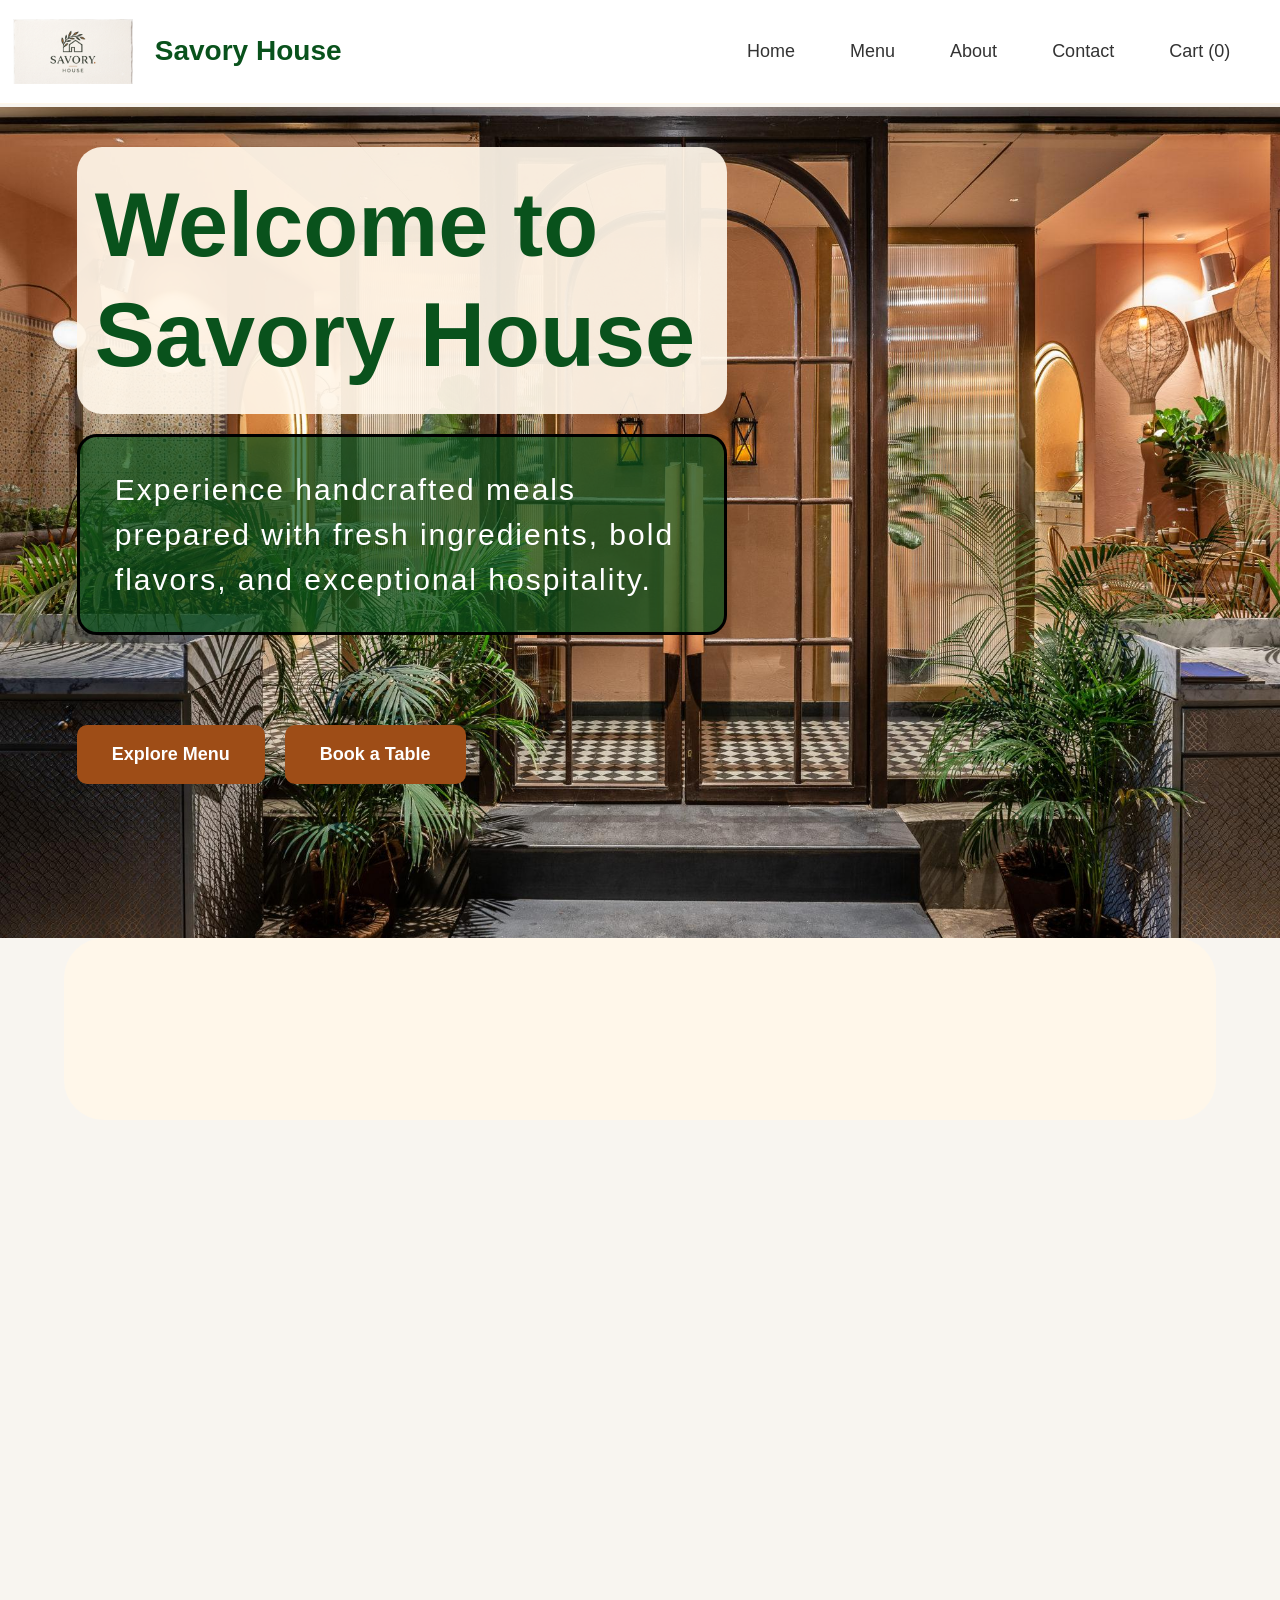
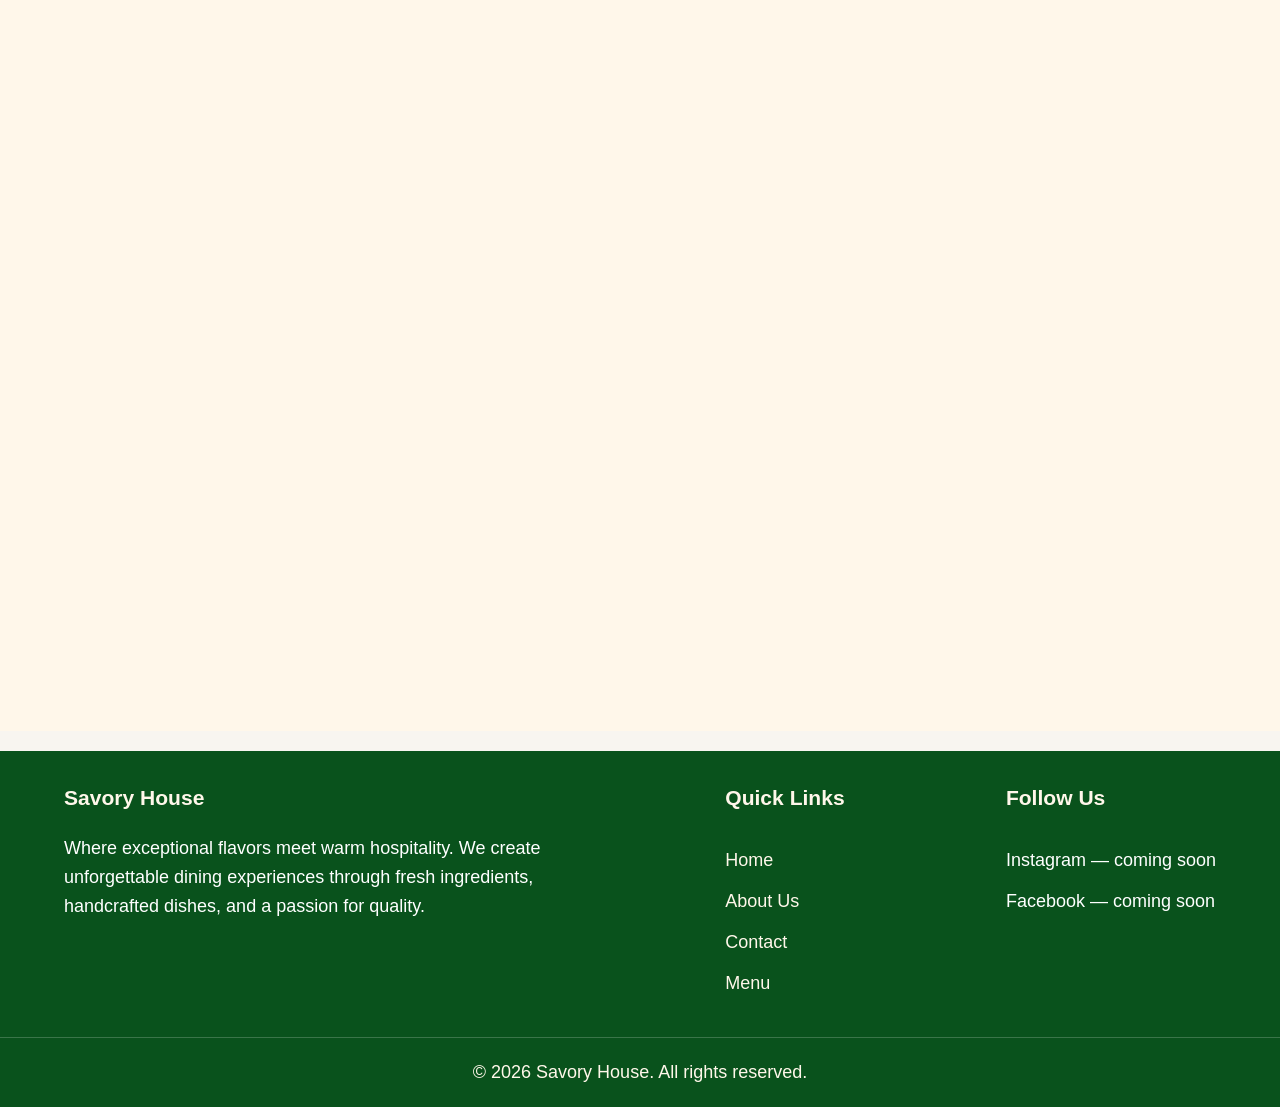
<file: index.html>
<!DOCTYPE html>
<html lang="en">

<head>
    <meta charset="UTF-8">
    <meta name="viewport" content="width=device-width, initial-scale=1.0">
    <title>Savory House</title>

    <link rel="stylesheet" href="css/style.css">
    <link rel="icon" type="image/png" href="images/logo/logo.png">
</head>

<body>

    <header>
        <div class="container ">
                <a href="index.html" class="logo-link">
            <div class="logo">
                <img class="logo-img" src="images/logo/logo.png" alt="Savory House Logo">
                <h1>Savory House</h1>
            </div>
            </a>
            <nav aria-label="Main navigation">
                <ul>
                    <li><a href="#home">Home</a></li>
                    <li><a href="pages/menu.html">Menu</a></li>
                    <li><a href="#about-us">About</a></li>
                    <li><a href="#contact-us">Contact</a></li>
                    <li>
                         <a href="pages/cart.html" class="cart-link">
                         Cart (<span id="cart-count">0</span>)
                         </a>
                    </li>
                </ul>
            </nav>

        </div>
    </header>

    <section id="home" class="hero">
        <div class="container">

            <div class="hero-content from-left" >

                <h2>Welcome to Savory House</h2>

                <p>
                    Experience handcrafted meals prepared with fresh ingredients,
                    bold flavors, and exceptional hospitality.
                </p>

                <div class="hero-buttons">
                    <a href="pages/menu.html" class="btn btn-primary">Explore Menu</a>
                    <a href="#contact-us" class="btn btn-primary">Book a Table</a>
                </div>

            </div>

        </div>
    </section>

    <section id="chefs-favorites">
        <div class="container">
                <div class="section-header">
                  
                
                    <h2 class="from-left">Chef's Favorites</h2>
                    <p class="section-description Chefs-Favorites from-right">
                        Every dish is handcrafted daily using fresh
                         ingredients selected by our chefs.
                    </p>

                </div>
            <div class="meal-cards">

                <div class="meal-card from-top">
                    <img src="images/Chef's Favorites/Classic Angus Burger.jpg" alt="Classic Angus Burger">

                    <span class="category">BURGERS</span>

                    <h3>Classic Angus Burger</h3>

                    <p>Flame-grilled Angus beef, aged cheddar, crisp lettuce, fresh tomato, caramelized onions, and our signature house sauce on a toasted brioche bun.</p>

                    <a href="pages/burgers.html" class="card-btn">
                        Explore Burgers→
                    </a>
                </div>

                <div class="meal-card from-bottom">
                      <div class="meal-info">
                          <img src="images/Chef's Favorites/Truffle Mushroom Pizza.jpg" alt="Truffle Mushroom Pizza">
                
                         <span class="category">PIZZA</span>

                         <h3>Truffle Mushroom Pizza</h3>

                          <p>Wood-fired pizza topped with mozzarella, roasted mushrooms, parmesan, fresh herbs, and a drizzle of premium truffle oil.</p>

                          <a href="pages/pizza.html" class="card-btn ">
                        Explore Pizza→
                          </a>
                </div>
                         </div>
                <div class="meal-card from-top">
                    <img src="images/Chef's Favorites/Chocolate Lava Cake.jpg" alt="Chocolate Lava Cake">

                    <span class="category">DESSERTS</span>

                    <h3>Chocolate Lava Cake</h3>

                    <p>Warm chocolate cake with a rich molten center, served with creamy vanilla ice cream and fresh berries.</p>

                    <a href="pages/desserts.html" class="card-btn">
                        Explore Desserts →
                    </a>
                </div>

            </div>

        </div>
    </section>



    <section id="about-us">

    <div class=" about-container">
         <div class="about-image from-left">
            <img src="images/about us/pic3.jpg" alt="Restaurant">
        </div>
        
        <div class="about-content">
            <div class="about-content-story from-top">
                  <span class="section-tag">OUR STORY</span> 
             <h2>Crafting Memorable Dining Experiences Since Day One</h2>
              <p> At Savory House, food is more than a meal—it's an experience built on passion, quality, and genuine hospitality. Every recipe is carefully prepared using fresh ingredients, premium flavors, and techniques that celebrate both tradition and creativity. </p> <p> From handcrafted burgers and wood-fired pizzas to indulgent desserts, every dish is designed to bring people together. Whether you're celebrating a special occasion or enjoying a casual dinner, our goal is simple: to make every visit unforgettable. 

              </p>

            </div>
           
            <div   class="about-features from-left"> 
                <div class="feature">
                 <h3>🌿 Fresh Ingredients</h3>
                  <p>Locally sourced produce and premium ingredients prepared daily.</p>
                 </div>
                 <div class="feature">
                     <h3>👨‍🍳 Expert Chefs</h3> 
                     <p>Crafting every plate with creativity, precision, and passion.</p> 
                 </div> 
                 <div class="feature"> 
                    <h3>🍽️ Exceptional Hospitality</h3> 
                    <p>A welcoming atmosphere where every guest feels at home.</p>
                 </div> 
                
        
            </div>
        </div>
    </div>

</section>

<section id="contact-us">

    <div class="container">

        <div class="section-header from-left">
            <h2>Contact Us</h2>
            <p>Have a question or want to reserve a table? We would love to hear from you.</p>
        </div>

        <div class="contact-container from-left">

            <div class="contact-info">
                <div class="visit-us"> 
                    <h3>Visit Us</h3>

                <p>Istanbul, Turkey</p>
                <p>+90 555 555 5555</p>
                <p>info@savoryhouse.com</p>
                </div>
                

                <div class="footer-hours">

                    <h3>Opening Hours</h3>
                     <p>Monday - Friday</p>
                     <p>12:00 PM - 11:00 PM</p>
                </div>
                    

            </div>


            <form class="contact-form">

                <label for="contact-name">Your name</label>
                <input id="contact-name" name="name" type="text" autocomplete="name" placeholder="Your Name" required>

                <label for="contact-email">Your email</label>
                <input id="contact-email" name="email" type="email" autocomplete="email" placeholder="Your Email" required>

                <label for="contact-phone">Phone number</label>
                <input id="contact-phone" name="phone" type="tel" autocomplete="tel" placeholder="Phone Number" required>

                <label for="contact-message">Your message</label>
                <textarea id="contact-message" name="message" placeholder="Your Message" rows="4" required></textarea>
                <p class="demo-note">Practice form only. Messages and reservations are not sent.</p>

                <button class="btn btn-primary">
                    Send Message
                </button>
                <p id="form-message" role="status"></p>

            </form>

        </div>

    </div>

</section>

    <footer>

    <div class="container footer-container">

        <div class="footer-brand">
            <h3>Savory House</h3>
            <p>
                Where exceptional flavors meet warm hospitality.
                  We create unforgettable dining experiences through
                 fresh ingredients, handcrafted dishes, and a passion
                 for quality.
            </p>
        </div>


    <div class="footer-links">
    <h3>Quick Links</h3>

    <a href="#home">Home</a>
    <a href="#about-us">About Us</a>
    <a href="#contact-us">Contact</a>
    <a href="pages/menu.html">Menu</a>

</div>


      <div class="footer-social">
    <h3>Follow Us</h3>

    <span>Instagram — coming soon</span>
    <span>Facebook — coming soon</span>

</div>

    </div>
    

    <div class="footer-bottom">
    <p>
        © 2026 Savory House. All rights reserved.
    </p>
</div>

</footer>

    <script src="js/app.js"></script>



</body>

</html>
</file>
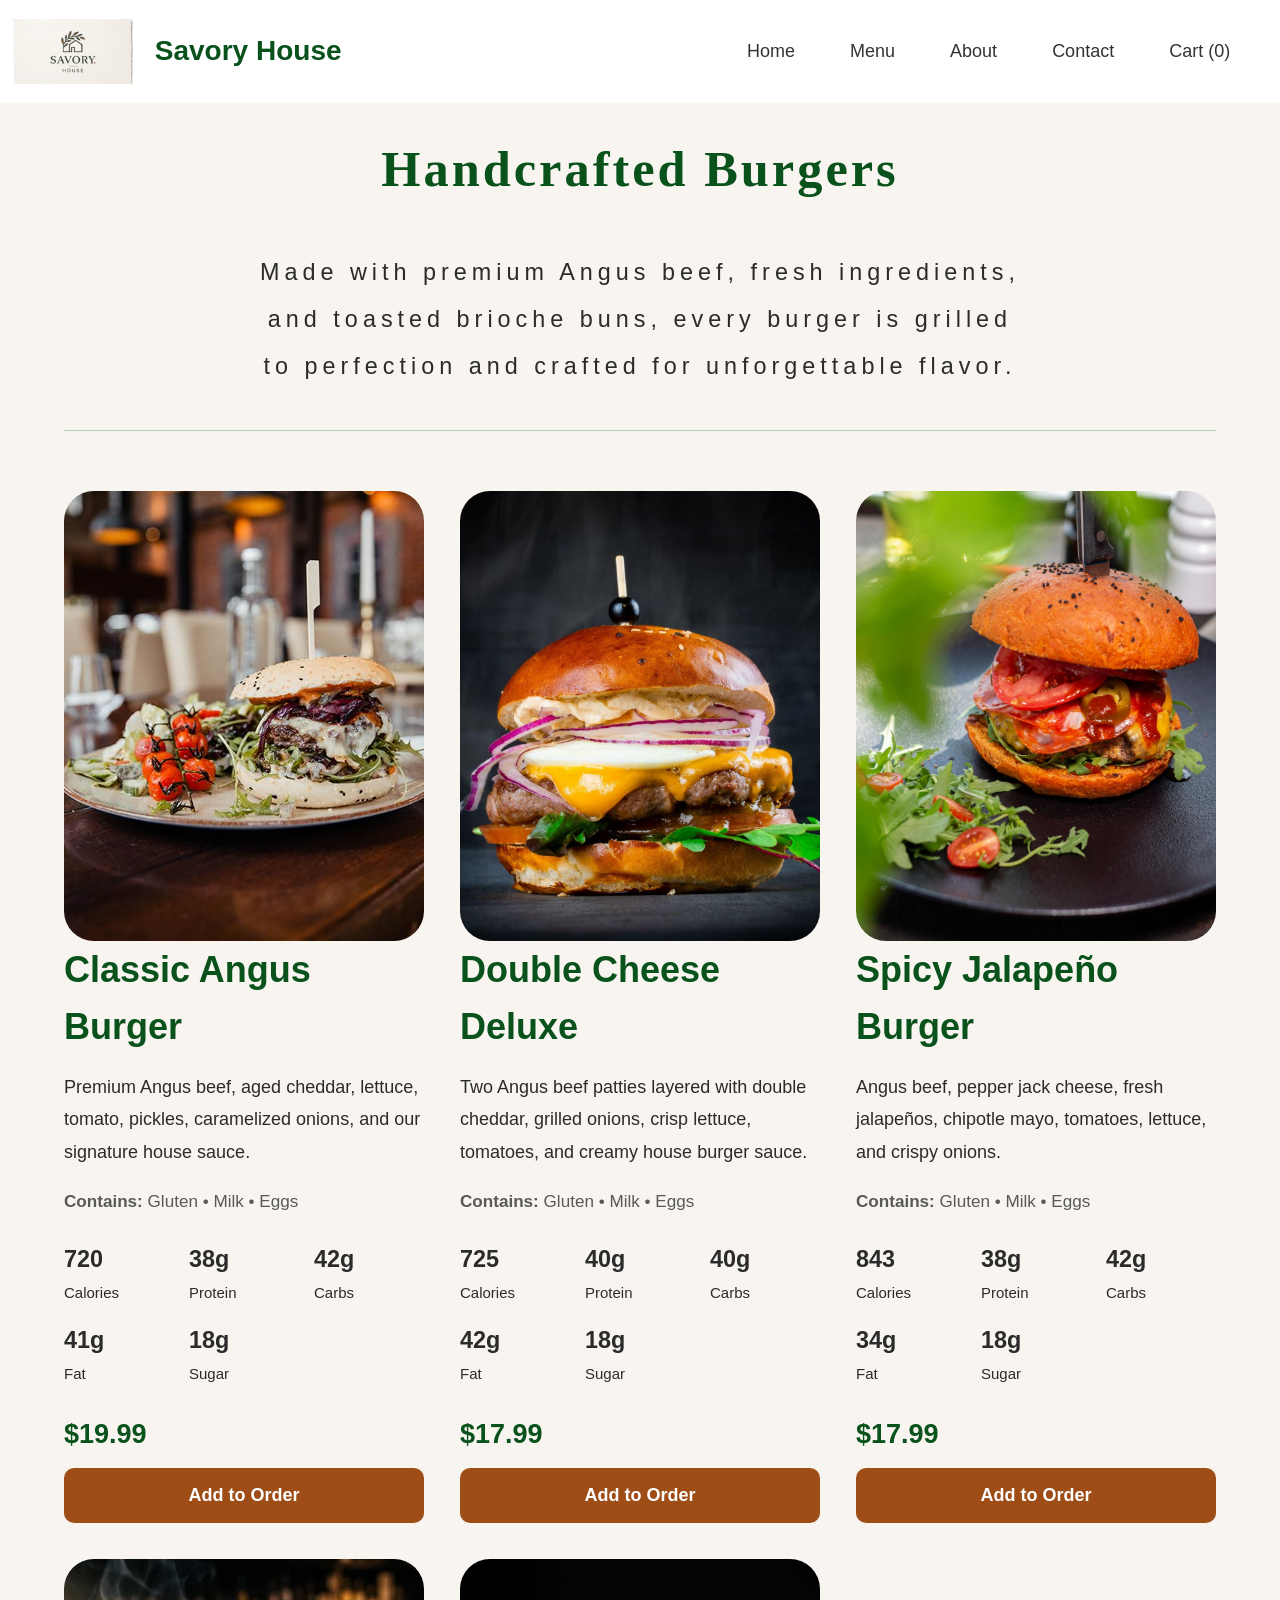
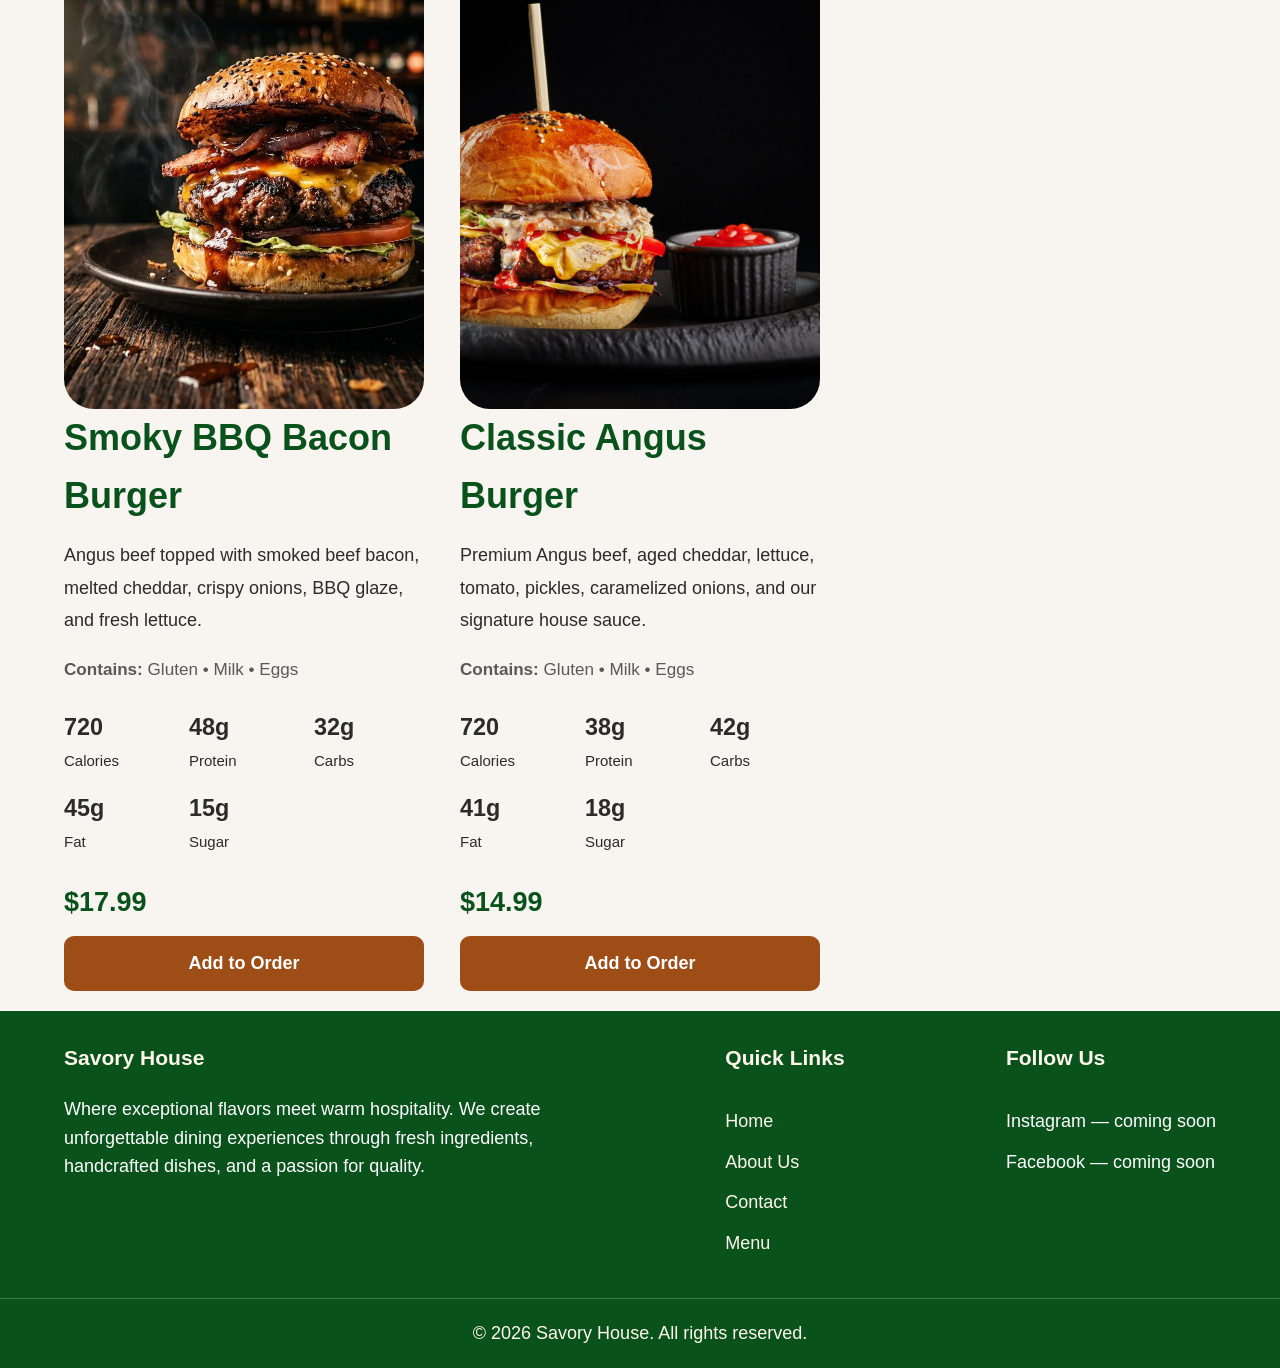
<file: pages/burgers.html>
<!DOCTYPE html>
<html lang="en">

<head>
    <meta charset="UTF-8">
    <meta name="viewport" content="width=device-width, initial-scale=1.0">

    <title>Burgers | Savory House</title>
    <link rel="icon" type="image/png" href="../images/logo/logo.png">
    <link rel="stylesheet" href="../css/style.css">
</head>

<body>

 <header>
        <div class="container">
                <a href="../index.html" class="logo-link">
                    <div class="logo">
                     <img class="logo-img" src="../images/logo/logo.png" alt="Savory House Logo">
                    <h1>Savory House</h1>
                  </div>

                </a>
          
            <nav aria-label="Main navigation">
                <ul>
                    <li><a href="../index.html">Home</a></li>
                    <li><a href="../pages/menu.html">Menu</a></li>
                    <li><a href="../index.html#about-us">About</a></li>
                    <li><a href="../index.html#contact-us">Contact</a></li>
                                    <li>
                         <a href="../pages/cart.html" class="cart-link">
                         Cart (<span id="cart-count">0</span>)
                         </a>
                    </li>
                </ul>
            </nav>

        </div>
    </header>

    <section id ="item-menu">

             <div class="container">
               
                    <div class="item-header from-left">
                     <h2>
                         Handcrafted Burgers
                     </h2>
                     <p>
                     Made with premium Angus beef, fresh ingredients, and toasted brioche buns,
                     every burger is grilled to perfection and crafted for unforgettable flavor.
                     </p>

                    </div>



                 <div class="menu-elements  ">

                    <div class="item-card ">
                         <div class="item-image">
                            <img src="../images/Chef's Favorites/Classic Angus Burger.jpg" alt="Classic Angus Burger">
                         </div>

                         <div class="item-content">
                             <h3>Classic Angus Burger</h3>

                  <p class="item-description">
                          Premium Angus beef, aged cheddar, lettuce, tomato, pickles,
                          caramelized onions, and our signature house sauce.
                 </p>

                         <p class="item-allergens">
                            <strong>Contains:</strong> Gluten • Milk • Eggs
                        </p>

                     <div class="item-nutrition">
                            <div class="item-nutrition-item">
                                <span>720</span>
                                  <small>Calories</small>
                            </div>

                            <div class="item-nutrition-item">
                                   <span>38g</span>
                                   <small>Protein</small>
                            </div>
                            <div class="item-nutrition-item">
                                  <span>42g</span>
                                  <small>Carbs</small>
                            </div>

                            <div class="item-nutrition-item">
                                <span>41g</span>
                                <small>Fat</small>
                            </div>

                             <div class="item-nutrition-item">
                                    <span>18g</span>
                                    <small>Sugar</small>
                            </div>
                      

                        </div>

                            <div class="item-price">
                                    <span>$19.99</span>
                            </div>
                            <button class="btn btn-primary add-to-cart-btn" data-name="Classic Angus Burger" data-price="19.99">
                                                  Add to Order
                            </button>
                         </div>

                  </div>
                       <div class="item-card">
                         <div class="item-image">
                            <img src="../images/burger/burger3.jpg" alt="Double Cheese Deluxe">
                         </div>

                         <div class="item-content">
                             <h3>Double Cheese Deluxe</h3>

                  <p class="item-description">
                         Two Angus beef patties layered with double cheddar, grilled onions, crisp lettuce, tomatoes, and creamy house burger sauce.
                 </p>

                         <p class="item-allergens">
                            <strong>Contains:</strong> Gluten • Milk • Eggs
                        </p>

                     <div class="item-nutrition">
                            <div class="item-nutrition-item">
                                <span>725</span>
                                  <small>Calories</small>
                            </div>

                            <div class="item-nutrition-item">
                                   <span>40g</span>
                                   <small>Protein</small>
                            </div>
                            <div class="item-nutrition-item">
                                  <span>40g</span>
                                  <small>Carbs</small>
                            </div>

                            <div class="item-nutrition-item">
                                <span>42g</span>
                                <small>Fat</small>
                            </div>

                             <div class="item-nutrition-item">
                                    <span>18g</span>
                                    <small>Sugar</small>
                            </div>
                      
                                
                        </div>
                             <div class="item-price">
                                    <span>$17.99</span>
                            </div>
                            <button class="btn btn-primary add-to-cart-btn" data-name="Double Cheese Deluxe" data-price="17.99">
                               Add to Order
                             </button>
                         </div>

                  </div>
                       <div class="item-card">
                         <div class="item-image">
                            <img src="../images/burger/burger4.jpg" alt="Spicy Jalapeño Burger">
                         </div>

                         <div class="item-content">
                             <h3>Spicy Jalapeño Burger</h3>

                  <p class="item-description">
                       Angus beef, pepper jack cheese, fresh jalapeños, chipotle mayo, tomatoes, lettuce, and crispy onions.
                 </p>

                         <p class="item-allergens">
                            <strong>Contains:</strong> Gluten • Milk • Eggs
                        </p>

                     <div class="item-nutrition">
                            <div class="item-nutrition-item">
                                <span>843</span>
                                  <small>Calories</small>
                            </div>

                            <div class="item-nutrition-item">
                                   <span>38g</span>
                                   <small>Protein</small>
                            </div>
                            <div class="item-nutrition-item">
                                  <span>42g</span>
                                  <small>Carbs</small>
                            </div>

                            <div class="item-nutrition-item">
                                <span>34g</span>
                                <small>Fat</small>
                            </div>

                             <div class="item-nutrition-item">
                                    <span>18g</span>
                                    <small>Sugar</small>
                            </div>
                      

                        </div>

                              <div class="item-price">
                                    <span>$17.99</span>
                            </div>
                               <button class="btn btn-primary add-to-cart-btn" data-name="Spicy Jalapeño Burger" data-price="17.99">
                               Add to Order
                             </button>
                         </div>

                  </div>
                       <div class="item-card">
                         <div class="item-image">
                            <img src="../images/burger/burger6.jpg" alt="Smoky BBQ Bacon Burger">
                         </div>

                         <div class="item-content">
                             <h3>Smoky BBQ Bacon Burger</h3>

                  <p class="item-description">
                         Angus beef topped with smoked beef bacon, melted cheddar, crispy onions, BBQ glaze, and fresh lettuce.
                 </p>

                         <p class="item-allergens">
                            <strong>Contains:</strong> Gluten • Milk • Eggs
                        </p>

                     <div class="item-nutrition">
                            <div class="item-nutrition-item">
                                <span>720</span>
                                  <small>Calories</small>
                            </div>

                            <div class="item-nutrition-item">
                                   <span>48g</span>
                                   <small>Protein</small>
                            </div>
                            <div class="item-nutrition-item">
                                  <span>32g</span>
                                  <small>Carbs</small>
                            </div>

                            <div class="item-nutrition-item">
                                <span>45g</span>
                                <small>Fat</small>
                            </div>

                             <div class="item-nutrition-item">
                                    <span>15g</span>
                                    <small>Sugar</small>
                            </div>
                      

                        </div>

                            <div class="item-price">
                                    <span>$17.99</span>
                            </div>
                               <button class="btn btn-primary add-to-cart-btn" data-name="Smoky BBQ Bacon Burger" data-price="17.99">
                               Add to Order
                             </button>
                         </div>

                  </div>
                       <div class="item-card">
                         <div class="item-image">
                            <img src="../images/burger/burger7.jpg" alt="Classic Angus Burger">
                         </div>

                         <div class="item-content">
                             <h3>Classic Angus Burger</h3>

                  <p class="item-description">
                          Premium Angus beef, aged cheddar, lettuce, tomato, pickles,
                          caramelized onions, and our signature house sauce.
                 </p>

                         <p class="item-allergens">
                            <strong>Contains:</strong> Gluten • Milk • Eggs
                        </p>

                     <div class="item-nutrition">
                            <div class="item-nutrition-item">
                                <span>720</span>
                                  <small>Calories</small>
                            </div>

                            <div class="item-nutrition-item">
                                   <span>38g</span>
                                   <small>Protein</small>
                            </div>
                            <div class="item-nutrition-item">
                                  <span>42g</span>
                                  <small>Carbs</small>
                            </div>

                            <div class="item-nutrition-item">
                                <span>41g</span>
                                <small>Fat</small>
                            </div>

                             <div class="item-nutrition-item">
                                    <span>18g</span>
                                    <small>Sugar</small>
                            </div>
                      

                        </div>

                            <div class="item-price">
                                    <span>$14.99</span>
                            </div>
                               <button class="btn btn-primary add-to-cart-btn" data-name="Classic Angus Burger" data-price="14.99">
                               Add to Order
                             </button>
                            
                         </div>

                  </div>


              </div>
          
        
    </section>

      <footer>

    <div class="container footer-container">

        <div class="footer-brand">
            <h3>Savory House</h3>
            <p>
                Where exceptional flavors meet warm hospitality.
                  We create unforgettable dining experiences through
                 fresh ingredients, handcrafted dishes, and a passion
                 for quality.
            </p>
        </div>

        
    <div class="footer-links">
    <h3>Quick Links</h3>

    <a href="../index.html#home">Home</a>
    <a href="../index.html#about-us">About Us</a>
    <a href="../index.html#contact-us">Contact</a>
    <a href="menu.html">Menu</a>

</div>


      <div class="footer-social">
    <h3>Follow Us</h3>

    <span>Instagram — coming soon</span>
    <span>Facebook — coming soon</span>

</div>

    </div>
    


    <div class="footer-bottom">
    <p>
        © 2026 Savory House. All rights reserved.
    </p>
</div>

</footer>

    <script src="../js/app.js"></script>

</body>
</file>
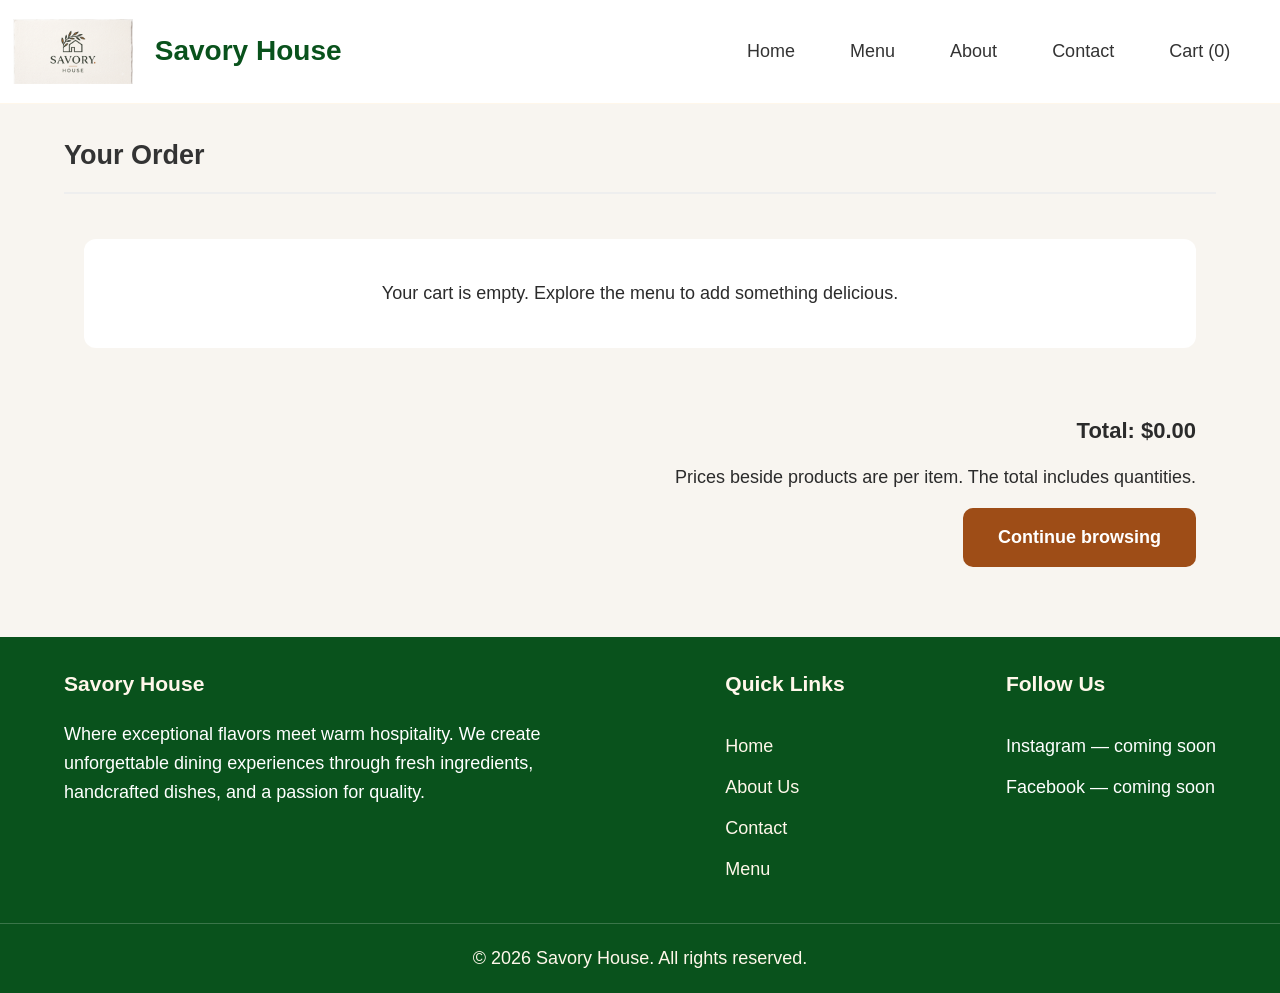
<file: pages/cart.html>
<!DOCTYPE html>
<html lang="en">

<head>
    <meta charset="UTF-8">
    <meta name="viewport" content="width=device-width, initial-scale=1.0">
    <title>Your Cart | Savory House</title>

    <link rel="stylesheet" href="../css/style.css">
    <link rel="icon" type="image/png" href="../images/logo/logo.png">
</head>

<body>

    <header>
        <div class="container ">
                <a href="../index.html#" class="logo-link">
            <div class="logo">
                <img class="logo-img" src="../images/logo/logo.png" alt="Savory House Logo">
                <h1>Savory House</h1>
            </div>
            </a>
            <nav aria-label="Main navigation">
                <ul>
                    <li><a href="../index.html#">Home</a></li>
                    <li><a href="../pages/menu.html">Menu</a></li>
                    <li><a href="../index.html#about-us">About</a></li>
                    <li><a href="../index.html#contact-us">Contact</a></li>
                    <li>
                         <a href="../pages/cart.html" class="cart-link">
                         Cart (<span id="cart-count">0</span>)
                         </a>
                    </li>
                </ul>
            </nav>


        </div>
    </header>

    

        <main class="container">
    <section class="cart-section">
        <h2>Your Order</h2>
        
     
        <div id="cart-items-container">
        </div>

        <div class="cart-summary">
            <h3>Total: $<span id="cart-total">0.00</span></h3>
            <p>Prices beside products are per item. The total includes quantities.</p>
            <a href="menu.html" class="btn btn-primary">Continue browsing</a>
        </div>
    </section>
</main>


     <footer>

    <div class="container footer-container">

        <div class="footer-brand">
            <h3>Savory House</h3>
            <p>
                Where exceptional flavors meet warm hospitality.
                  We create unforgettable dining experiences through
                 fresh ingredients, handcrafted dishes, and a passion
                 for quality.
            </p>
        </div>


    <div class="footer-links">
    <h3>Quick Links</h3>

    <a href="../index.html#home">Home</a>
    <a href="../index.html#about-us">About Us</a>
    <a href="../index.html#contact-us">Contact</a>
    <a href="menu.html">Menu</a>

</div>


      <div class="footer-social">
    <h3>Follow Us</h3>

    <span>Instagram — coming soon</span>
    <span>Facebook — coming soon</span>

</div>

    </div>
    

    <div class="footer-bottom">
    <p>
        © 2026 Savory House. All rights reserved.
    </p>
</div>

</footer>

<script src="../js/app.js"></script>

</body>

</html>
</file>
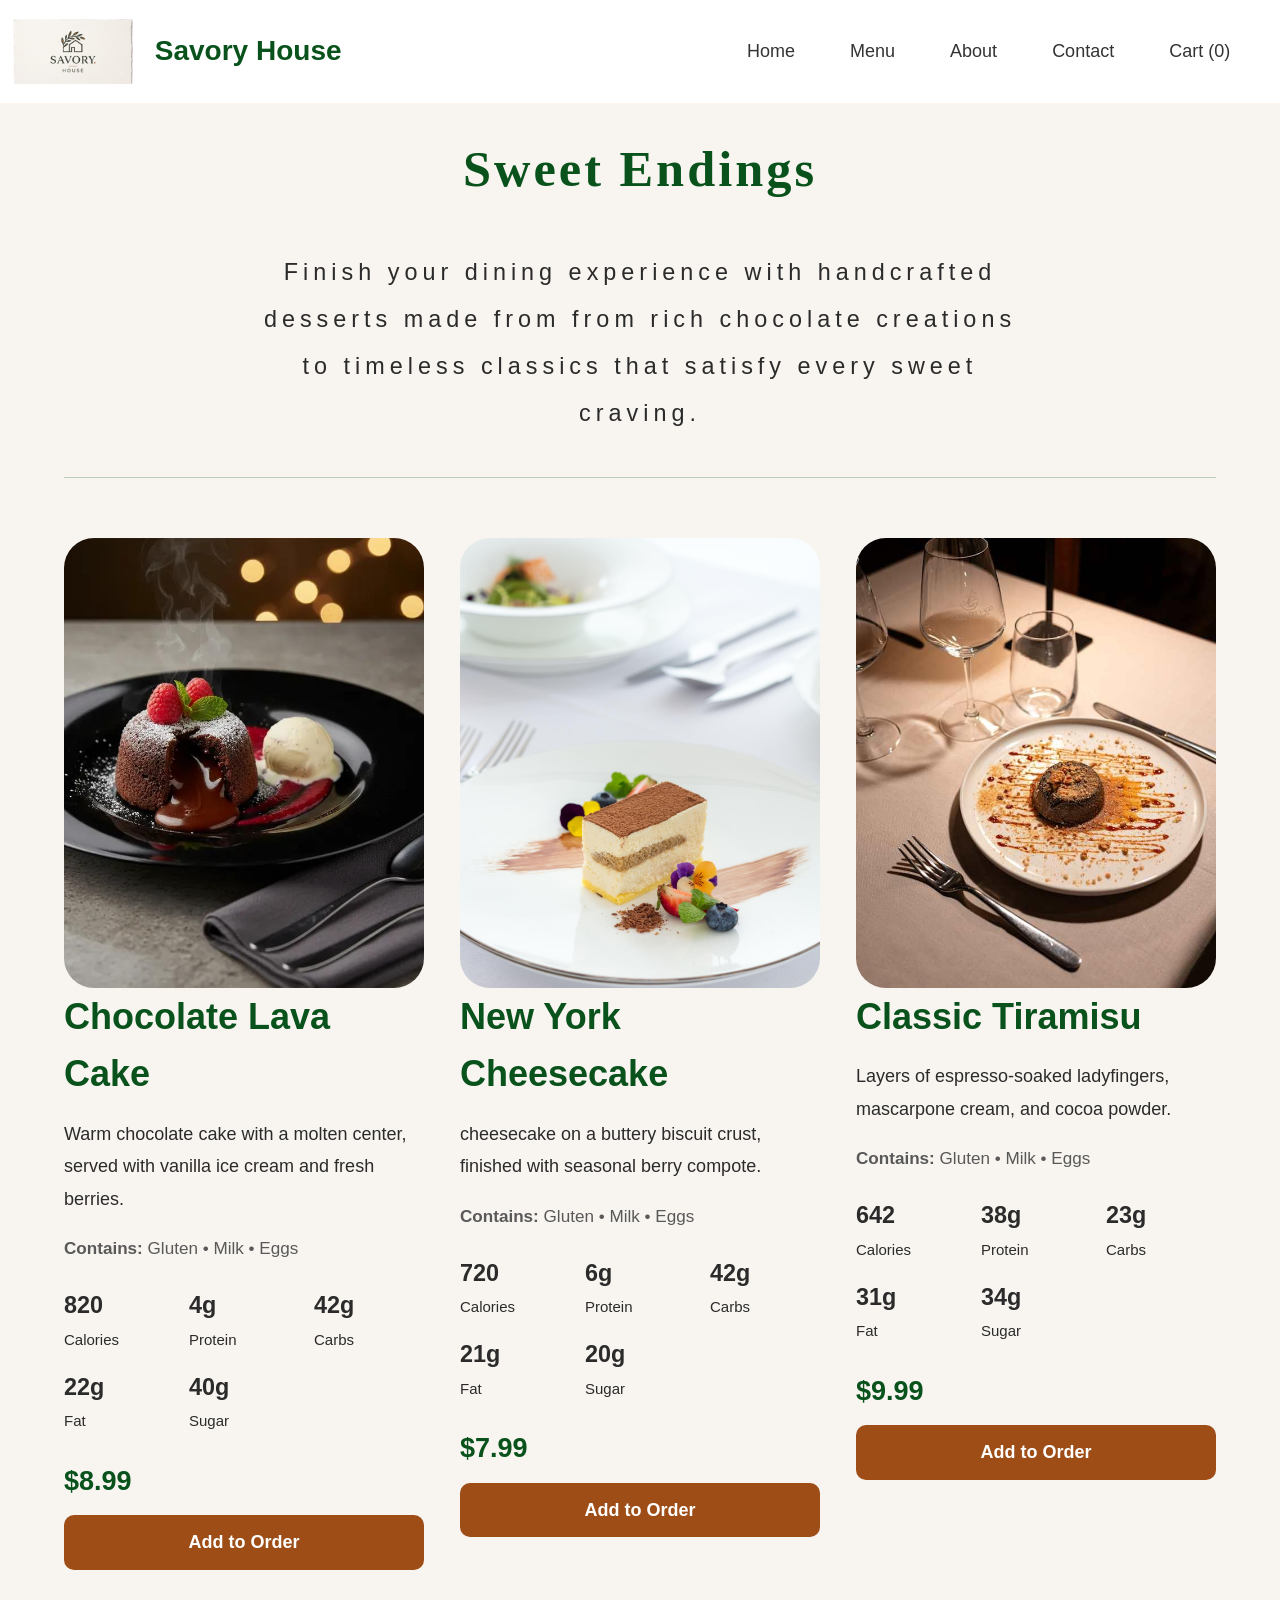
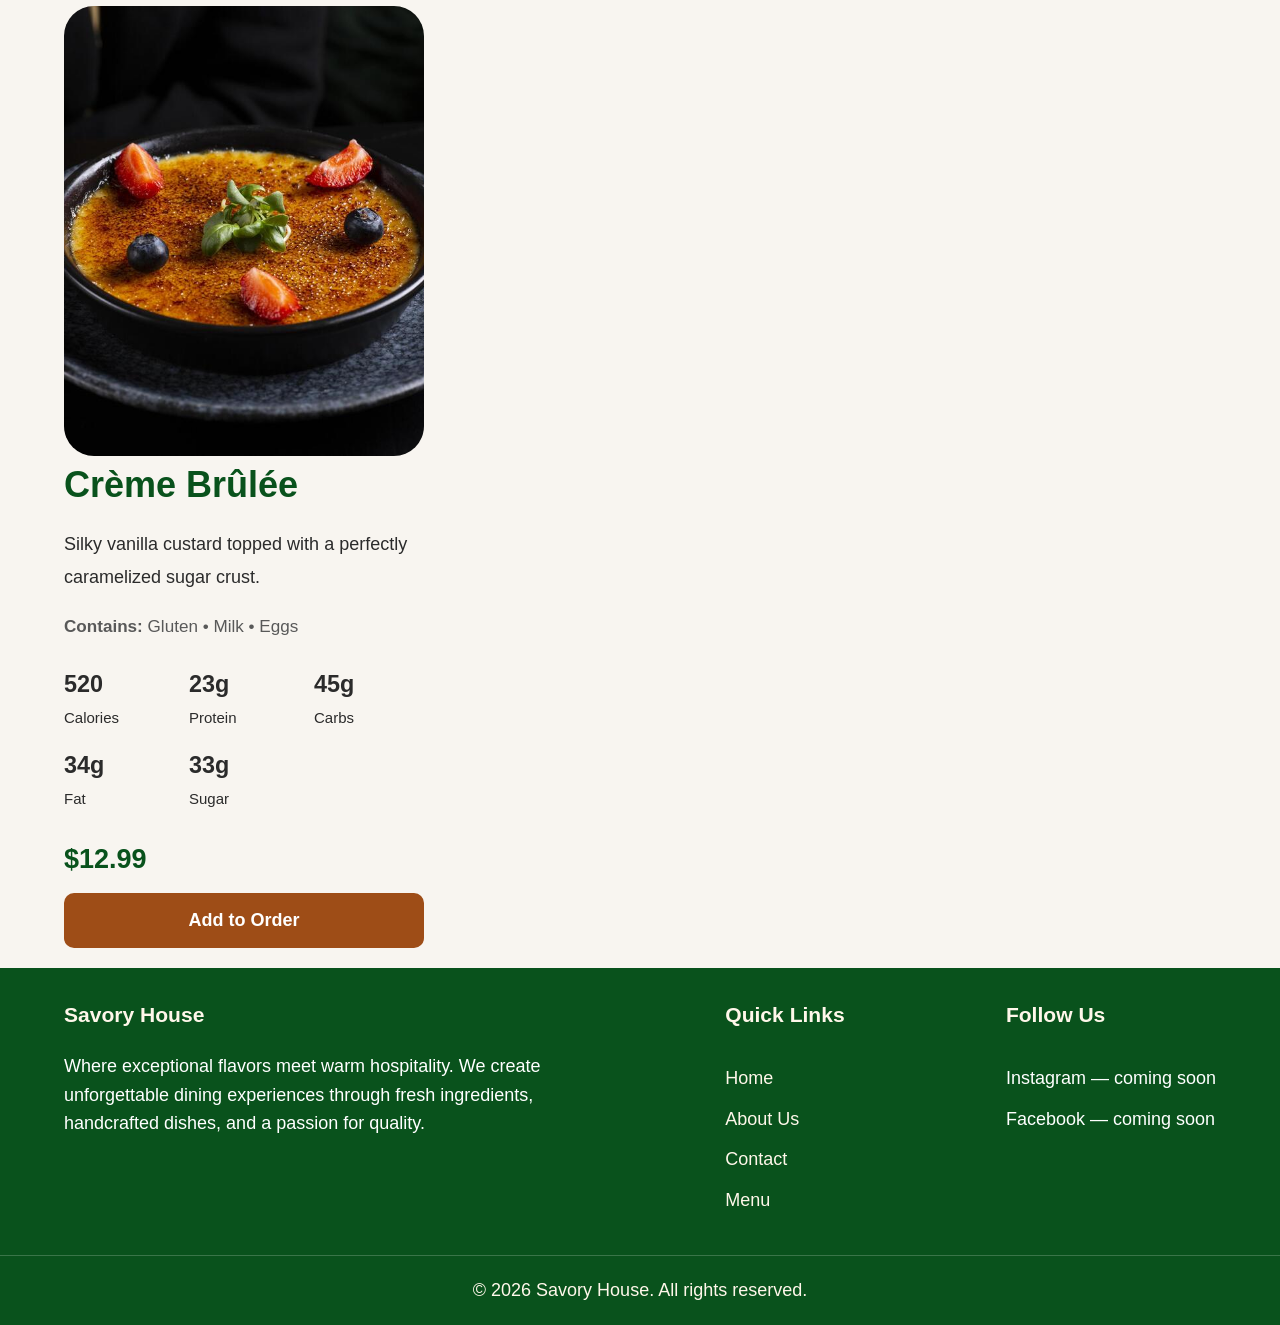
<file: pages/desserts.html>
<!DOCTYPE html>
<html lang="en">

<head>
    <meta charset="UTF-8">
    <meta name="viewport" content="width=device-width, initial-scale=1.0">

    <title>Desserts | Savory House </title>
    <link rel="icon" type="image/png" href="../images/logo/logo.png">
    <link rel="stylesheet" href="../css/style.css">
</head>

<body>

 <header>
        <div class="container">
                 <a href="../index.html" class="logo-link">
                    <div class="logo">
                     <img class="logo-img" src="../images/logo/logo.png" alt="Savory House Logo">
                    <h1>Savory House</h1>
                  </div>

                </a>

            <nav aria-label="Main navigation">
                <ul>
                    <li><a href="../index.html">Home</a></li>
                    <li><a href="../pages/menu.html">Menu</a></li>
                    <li><a href="../index.html#about-us">About</a></li>
                    <li><a href="../index.html#contact-us">Contact</a></li>
                                    <li>
                         <a href="../pages/cart.html" class="cart-link">
                         Cart (<span id="cart-count">0</span>)
                         </a>
                    </li>
                </ul>
            </nav>

        </div>
    </header>

    <section id ="item-menu">

             <div class="container">
               
                    <div class="item-header from-left">
                     <h2>
                         Sweet Endings
                     </h2>
                     <p>
                        Finish your dining experience with handcrafted desserts made from
                          from rich chocolate creations to timeless classics
                            that satisfy every sweet craving.
                     </p>

                    </div>



                 <div class="menu-elements ">

                    <div class="item-card">
                         <div class="item-image">
                            <img src="../images/Chef's Favorites/Chocolate Lava Cake.jpg" alt="Chocolate Lava Cake">
                         </div>

                         <div class="item-content">
                             <h3>Chocolate Lava Cake</h3>

                  <p class="item-description">
                          Warm chocolate cake with a molten center, served with
                          vanilla ice cream and fresh berries.
                 </p>

                         <p class="item-allergens">
                            <strong>Contains:</strong> Gluten • Milk • Eggs
                        </p>

                     <div class="item-nutrition">
                            <div class="item-nutrition-item">
                                <span>820</span>
                                  <small>Calories</small>
                            </div>

                            <div class="item-nutrition-item">
                                   <span>4g</span>
                                   <small>Protein</small>
                            </div>
                            <div class="item-nutrition-item">
                                  <span>42g</span>
                                  <small>Carbs</small>
                            </div>

                            <div class="item-nutrition-item">
                                <span>22g</span>
                                <small>Fat</small>
                            </div>

                             <div class="item-nutrition-item">
                                    <span>40g</span>
                                    <small>Sugar</small>
                            </div>
                      

                        </div>

                            <div class="item-price">
                                    <span>$8.99</span>
                            </div>
                               <button class="btn btn-primary add-to-cart-btn" data-name="Chocolate Lava Cake" data-price="8.99">
                               Add to Order
                             </button>
                         </div>

                  </div>
                       <div class="item-card">
                         <div class="item-image">
                            <img src="../images/deserts/dessert2.jpg" alt="New York Cheesecake">
                         </div>

                         <div class="item-content">
                             <h3>New York Cheesecake</h3>

                  <p class="item-description">
                          cheesecake on a buttery biscuit crust, finished with seasonal berry compote.
                 </p>

                         <p class="item-allergens">
                            <strong>Contains:</strong> Gluten • Milk • Eggs
                        </p>

                     <div class="item-nutrition">
                            <div class="item-nutrition-item">
                                <span>720</span>
                                  <small>Calories</small>
                            </div>

                            <div class="item-nutrition-item">
                                   <span>6g</span>
                                   <small>Protein</small>
                            </div>
                            <div class="item-nutrition-item">
                                  <span>42g</span>
                                  <small>Carbs</small>
                            </div>

                            <div class="item-nutrition-item">
                                <span>21g</span>
                                <small>Fat</small>
                            </div>

                             <div class="item-nutrition-item">
                                    <span>20g</span>
                                    <small>Sugar</small>
                            </div>
                      

                        </div>

                            <div class="item-price">
                                    <span>$7.99</span>
                            </div>
                               <button class="btn btn-primary add-to-cart-btn" data-name="New York Cheesecake" data-price="7.99">
                               Add to Order
                             </button>
                         </div>

                  </div>
                       <div class="item-card">
                         <div class="item-image">
                            <img src="../images/deserts/dessert3.jpg" alt="Classic Tiramisu">
                         </div>

                         <div class="item-content">
                             <h3>Classic Tiramisu</h3>

                  <p class="item-description">
                         Layers of espresso-soaked ladyfingers, mascarpone cream, and cocoa powder.
                 </p>

                         <p class="item-allergens">
                            <strong>Contains:</strong> Gluten • Milk • Eggs
                        </p>

                     <div class="item-nutrition">
                            <div class="item-nutrition-item">
                                <span>642</span>
                                  <small>Calories</small>
                            </div>

                            <div class="item-nutrition-item">
                                   <span>38g</span>
                                   <small>Protein</small>
                            </div>
                            <div class="item-nutrition-item">
                                  <span>23g</span>
                                  <small>Carbs</small>
                            </div>

                            <div class="item-nutrition-item">
                                <span>31g</span>
                                <small>Fat</small>
                            </div>

                             <div class="item-nutrition-item">
                                    <span>34g</span>
                                    <small>Sugar</small>
                            </div>
                      

                        </div>

                            <div class="item-price">
                                    <span>$9.99</span>
                            </div>
                               <button class="btn btn-primary add-to-cart-btn" data-name="Classic Tiramisu" data-price="9.99">
                               Add to Order
                             </button>
                         </div>

                  </div>
                       <div class="item-card">
                         <div class="item-image">
                            <img src="../images/deserts/dessert4.jpg" alt="Crème Brûlée">
                         </div>

                         <div class="item-content">
                             <h3>Crème Brûlée</h3>

                  <p class="item-description">
                        Silky vanilla custard topped 
                        with a perfectly caramelized sugar crust.
                 </p>

                         <p class="item-allergens">
                            <strong>Contains:</strong> Gluten • Milk • Eggs
                        </p>

                     <div class="item-nutrition">
                            <div class="item-nutrition-item">
                                <span>520</span>
                                  <small>Calories</small>
                            </div>

                            <div class="item-nutrition-item">
                                   <span>23g</span>
                                   <small>Protein</small>
                            </div>
                            <div class="item-nutrition-item">
                                  <span>45g</span>
                                  <small>Carbs</small>
                            </div>

                            <div class="item-nutrition-item">
                                <span>34g</span>
                                <small>Fat</small>
                            </div>

                             <div class="item-nutrition-item">
                                    <span>33g</span>
                                    <small>Sugar</small>
                            </div>
                      

                        </div>

                            <div class="item-price">
                                    <span>$12.99</span>
                            </div>
                               <button class="btn btn-primary add-to-cart-btn" data-name="Crème Brûlée" data-price="12.99">
                               Add to Order
                             </button>
                         </div>
              </div>
              
      
    </section>




      <footer>

    <div class="container footer-container">

        <div class="footer-brand">
            <h3>Savory House</h3>
            <p>
                Where exceptional flavors meet warm hospitality.
                  We create unforgettable dining experiences through
                 fresh ingredients, handcrafted dishes, and a passion
                 for quality.
            </p>
        </div>

        
    <div class="footer-links">
    <h3>Quick Links</h3>

    <a href="../index.html#home">Home</a>
    <a href="../index.html#about-us">About Us</a>
    <a href="../index.html#contact-us">Contact</a>
    <a href="menu.html">Menu</a>

</div>


      <div class="footer-social">
    <h3>Follow Us</h3>

    <span>Instagram — coming soon</span>
    <span>Facebook — coming soon</span>

</div>

    </div>
    


    <div class="footer-bottom">
    <p>
        © 2026 Savory House. All rights reserved.
    </p>
</div>

</footer>

    <script src="../js/app.js"></script>

</body>
</file>
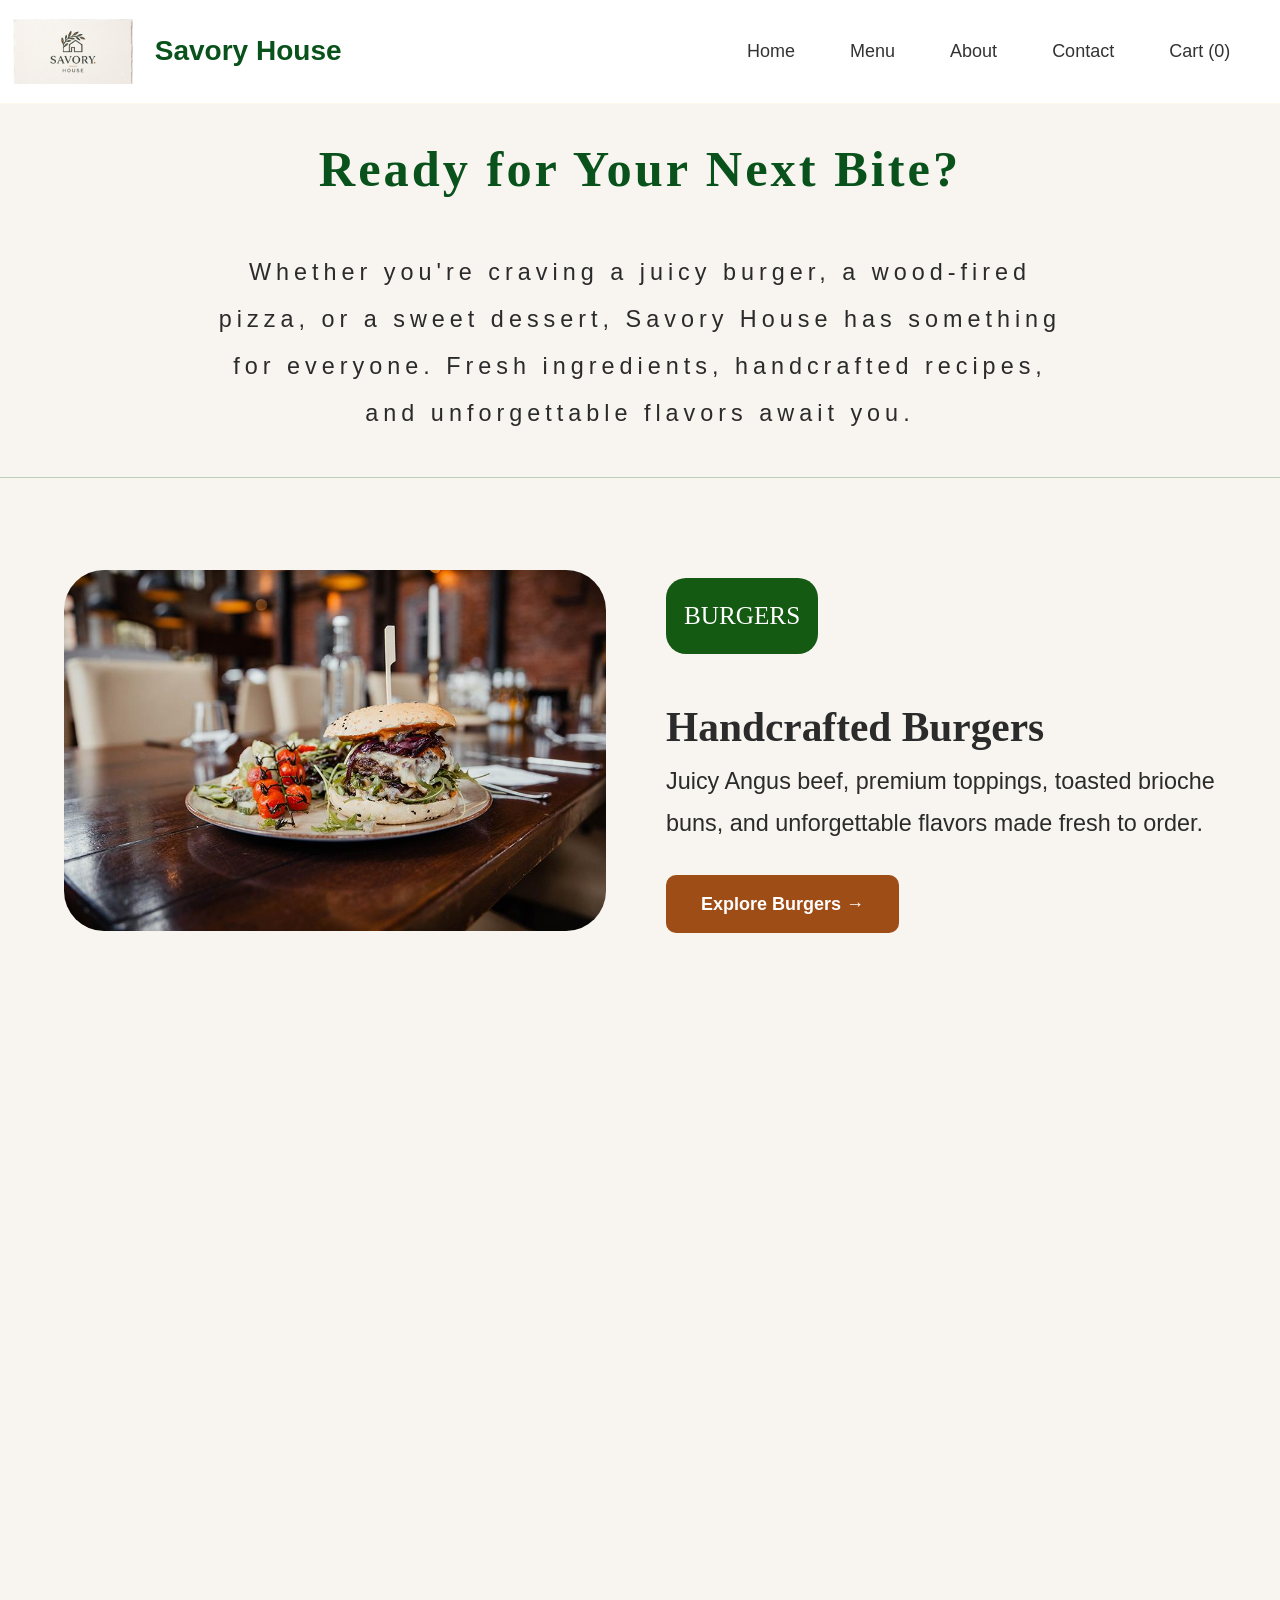
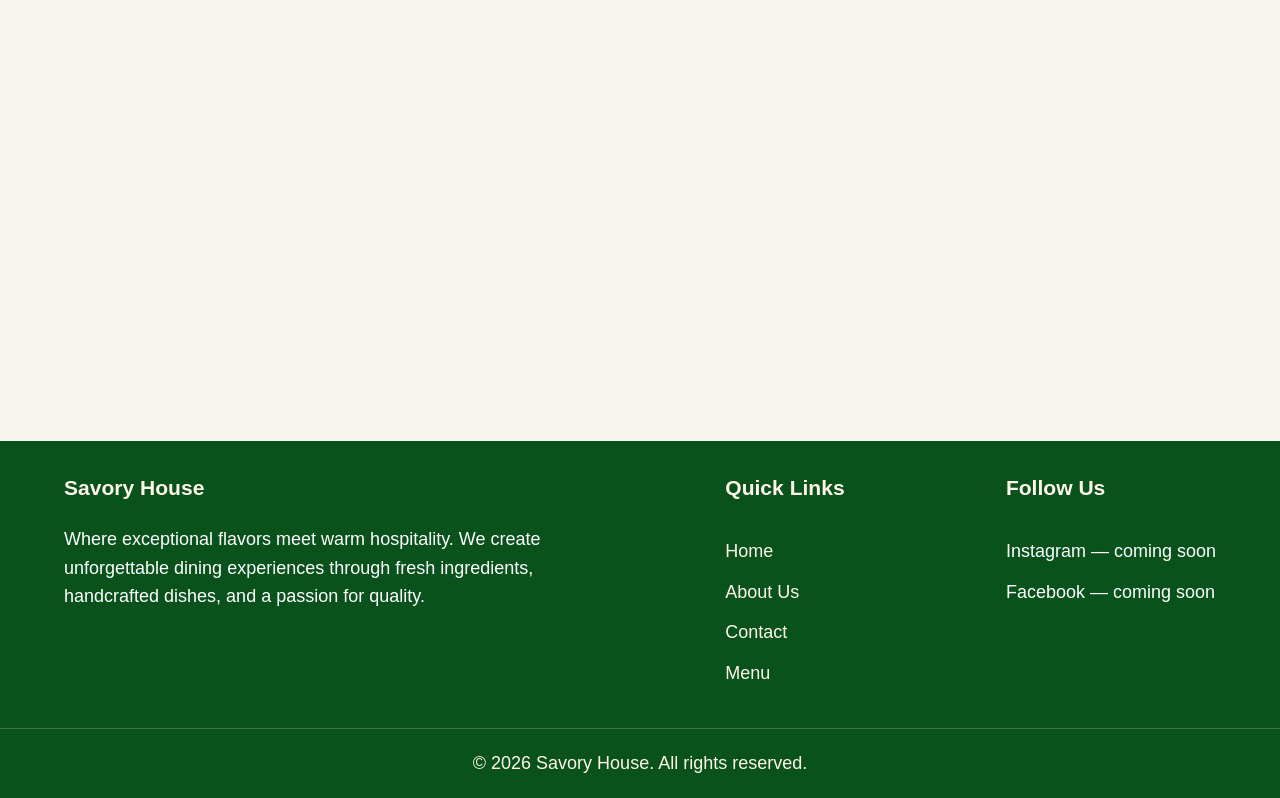
<file: pages/menu.html>
<!DOCTYPE html>
<html lang="en">

<head>
    <meta charset="UTF-8">
    <meta name="viewport" content="width=device-width, initial-scale=1.0">

    <title>Menu | Savory House</title>

    <link rel="stylesheet" href="../css/style.css">
    <link rel="icon" type="image/png" href="../images/logo/logo.png">
</head>

<body>

 <header>
        <div class="container">

       
                <a href="../index.html" class="logo-link">
            <div class="logo">
                <img class="logo-img" src="../images/logo/logo.png" alt="Savory House Logo">
                <h1>Savory House</h1>
            </div>
            </a>

            <nav aria-label="Main navigation">
                <ul>
                    <li><a href="../index.html">Home</a></li>
                    <li><a href="#">Menu</a></li>
                    <li><a href="../index.html#about-us">About</a></li>
                    <li><a href="../index.html#contact-us">Contact</a></li>
                <li>
                         <a href="../pages/cart.html" class="cart-link">
                         Cart (<span id="cart-count">0</span>)
                         </a>
                    </li>
                </ul>
            </nav>

        </div>
    </header>


<section class="menu-categories">
    <div class="item-header from-left">
        <h2>Ready for Your Next Bite?</h2>
        <p>Whether you're craving a juicy burger, a wood-fired pizza,
            or a sweet dessert, Savory House has something for everyone.
            Fresh ingredients, handcrafted recipes, and unforgettable
            flavors await you.
        </p>
    </div>

    <div class="container">

        <div class="category-card from-right">

            <div class="category-image">
                <img src="../images/Chef's Favorites/Classic Angus Burger.jpg" alt="Burgers">
            </div>
              
            <div class="category-content">

                <span class="category">BURGERS</span>

                <h2>Handcrafted Burgers</h2>

                <p>
                    Juicy Angus beef, premium toppings, toasted brioche buns,
                    and unforgettable flavors made fresh to order.
                </p>

                <a href="burgers.html" class="btn btn-primary">
                    Explore Burgers →
                </a>

            </div>

        </div>

    


    <div class="category-card from-left">

            <div class="category-image">
                <img src="../images/Chef's Favorites/Truffle Mushroom Pizza.jpg" alt="Pizza">
            </div>

            <div class="category-content">

                <span class="category">PIZZA</span>

                <h2>Wood-Fired Pizza</h2>

                <p>
                    Crispy crust, premium mozzarella, fresh toppings,
                    and authentic recipes baked to perfection in our
                    wood-fired oven.
                </p>

                <a href="pizza.html" class="btn btn-primary">
                    Explore Pizza →
                </a>

            </div>

        </div>

<div class="category-card from-bottom">

            <div class="category-image">
                <img src="../images/Chef's Favorites/Chocolate Lava Cake.jpg" alt="Chocolate Lava Cake">
            </div>

            <div class="category-content">

                <span class="category">DESSERTS</span>

                <h2>Sweet Endings</h2>

                <p>
                    Finish your dining experience with handcrafted desserts,
                    from rich molten lava cakes to creamy cheesecakes and
                    seasonal specialties.
                </p>

                <a href="desserts.html" class="btn btn-primary">
                    Explore Desserts →
                </a>

            </div>

        </div>

</div>  
            </div>
</section>

       <footer>

    <div class="container footer-container">

        <div class="footer-brand">
            <h3>Savory House</h3>
            <p>
                Where exceptional flavors meet warm hospitality.
                  We create unforgettable dining experiences through
                 fresh ingredients, handcrafted dishes, and a passion
                 for quality.
            </p>
        </div>


    <div class="footer-links">
    <h3>Quick Links</h3>

    <a href="../index.html#home">Home</a>
    <a href="../index.html#about-us">About Us</a>
    <a href="../index.html#contact-us">Contact</a>
    <a href="menu.html">Menu</a>

</div>


      <div class="footer-social">
    <h3>Follow Us</h3>

    <span>Instagram — coming soon</span>
    <span>Facebook — coming soon</span>

</div>

    </div>
    


    <div class="footer-bottom">
    <p>
        © 2026 Savory House. All rights reserved.
    </p>
</div>

</footer>

    <script src="../js/app.js"></script>

</body>

</html>
</file>
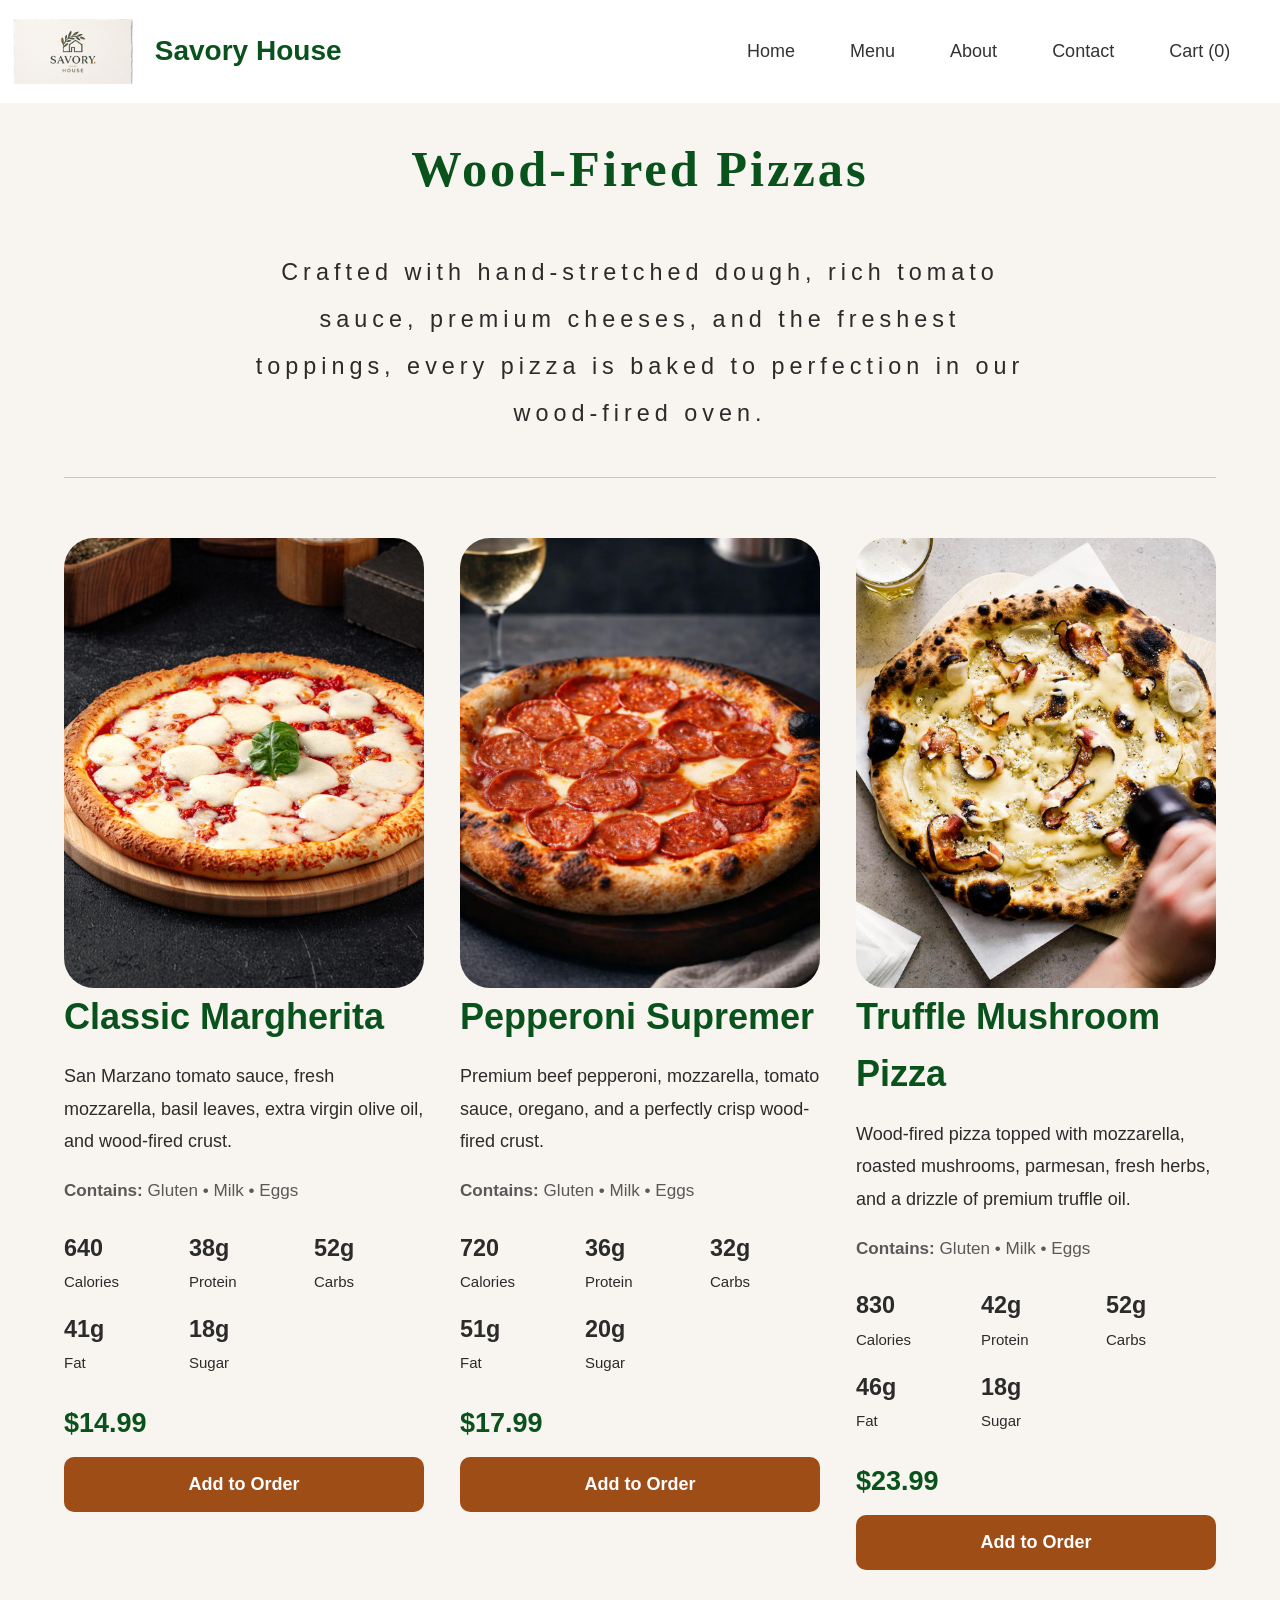
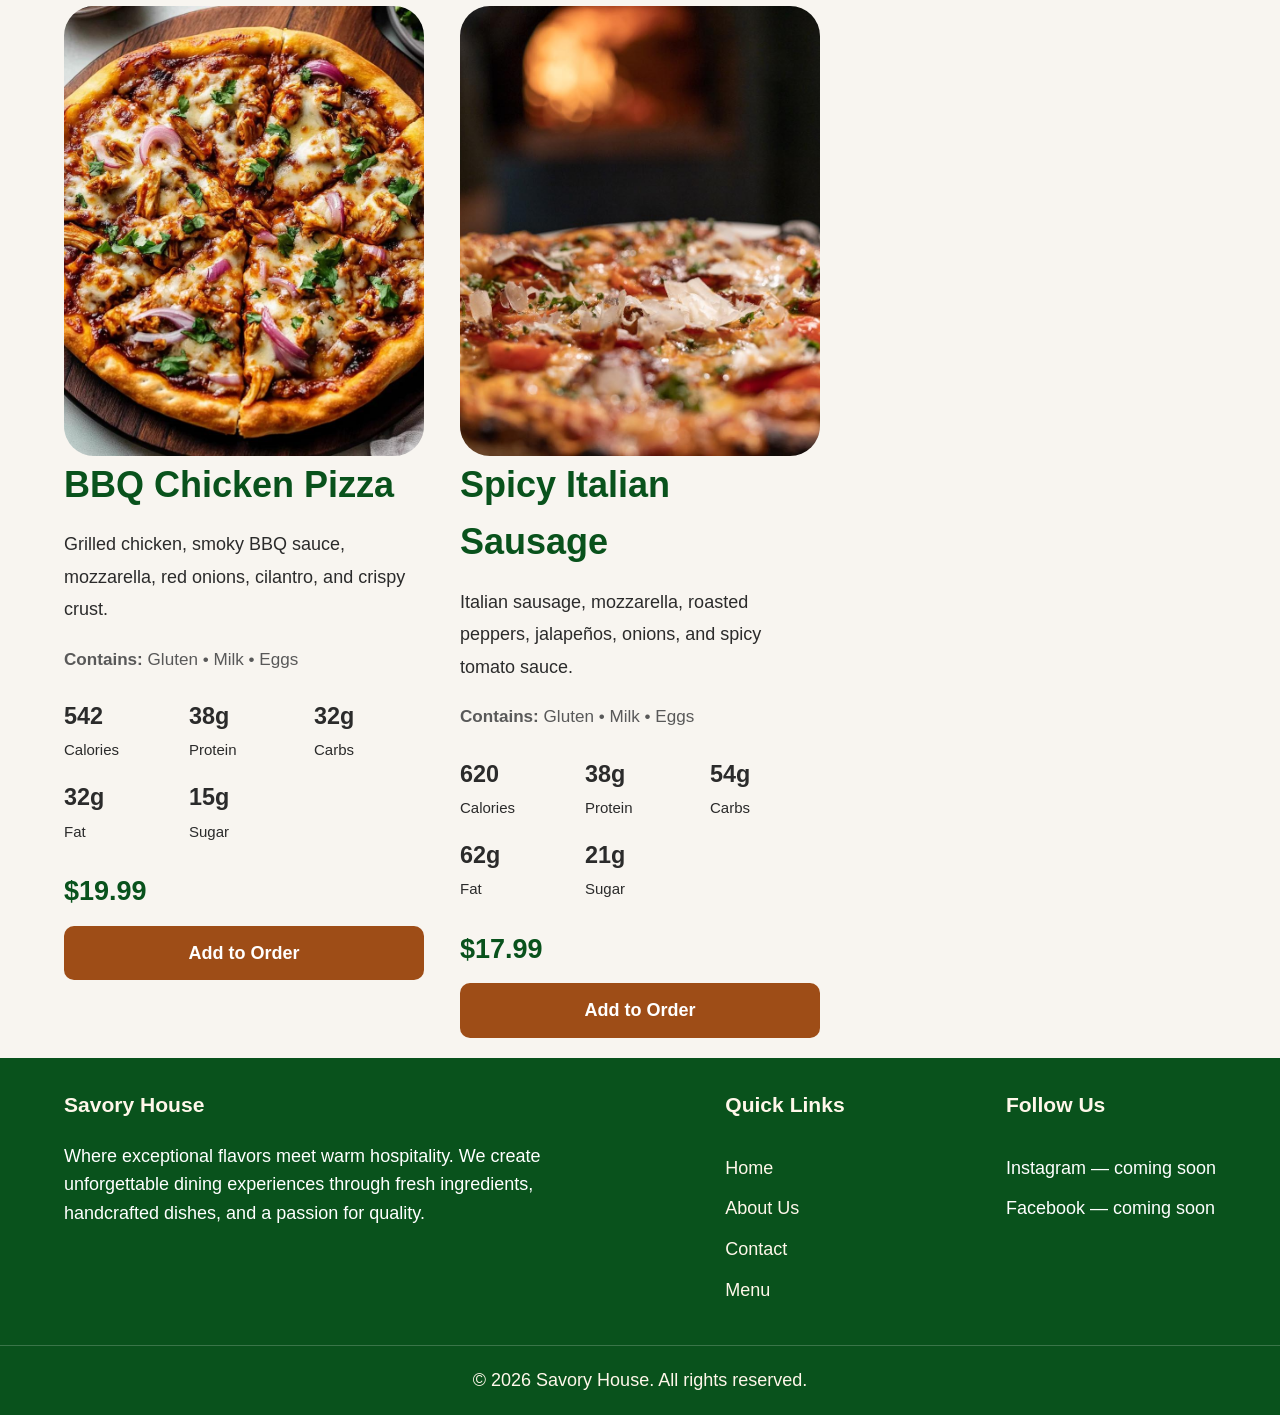
<file: pages/pizza.html>
<!DOCTYPE html>
<html lang="en">

<head>
    <meta charset="UTF-8">
    <meta name="viewport" content="width=device-width, initial-scale=1.0">

    <title>Pizza | Savory House</title>
    <link rel="icon" type="image/png" href="../images/logo/logo.png">
    <link rel="stylesheet" href="../css/style.css">
</head>

<body>

 <header>
        <div class="container">

                <a href="../index.html" class="logo-link">
                    <div class="logo">
                     <img class="logo-img" src="../images/logo/logo.png" alt="Savory House Logo">
                    <h1>Savory House</h1>
                  </div>

                </a>

            <nav aria-label="Main navigation">
                <ul>
                    <li><a href="../index.html">Home</a></li>
                    <li><a href="../pages/menu.html">Menu</a></li>
                    <li><a href="../index.html#about-us">About</a></li>
                    <li><a href="../index.html#contact-us">Contact</a></li>
                                    <li>
                         <a href="../pages/cart.html" class="cart-link">
                         Cart (<span id="cart-count">0</span>)
                         </a>
                    </li>
                </ul>
            </nav>

        </div>
    </header>

    <section id ="item-menu">

             <div class="container">
               
                    <div class="item-header from-left">
                     <h2>
                        Wood-Fired Pizzas
                     </h2>
                     <p>
                       Crafted with hand-stretched dough, rich tomato sauce, premium cheeses,
    and the freshest toppings, every pizza is baked to perfection in our
    wood-fired oven.
                     </p>

                    </div>



                 <div class="menu-elements ">

                    <div class="item-card">
                         <div class="item-image">
                            <img src="../images/pizza/pizza1.jpg" alt="Classic Margherita">
                         </div>

                         <div class="item-content">
                             <h3>Classic Margherita</h3>

                  <p class="item-description">
                         San Marzano tomato sauce, fresh mozzarella, basil leaves, extra virgin olive oil, and wood-fired crust.
                 </p>

                         <p class="item-allergens">
                            <strong>Contains:</strong> Gluten • Milk • Eggs
                        </p>

                     <div class="item-nutrition">
                            <div class="item-nutrition-item">
                                <span>640</span>
                                  <small>Calories</small>
                            </div>

                            <div class="item-nutrition-item">
                                   <span>38g</span>
                                   <small>Protein</small>
                            </div>
                            <div class="item-nutrition-item">
                                  <span>52g</span>
                                  <small>Carbs</small>
                            </div>

                            <div class="item-nutrition-item">
                                <span>41g</span>
                                <small>Fat</small>
                            </div>

                             <div class="item-nutrition-item">
                                    <span>18g</span>
                                    <small>Sugar</small>
                                    
                            </div>
                            

                        </div>

                            <div class="item-price">
                                    <span>$14.99</span>
                            </div>
                               <button class="btn btn-primary add-to-cart-btn" data-name="Classic Margherita" data-price="14.99">
                               Add to Order
                             </button>
                         </div>

                  </div>
                       <div class="item-card">
                         <div class="item-image">
                            <img src="../images/pizza/pizza2.jpg" alt="Pepperoni Supremer">
                         </div>

                         <div class="item-content">
                             <h3>Pepperoni Supremer</h3>

                  <p class="item-description">
                          Premium beef pepperoni, mozzarella, tomato sauce, oregano, and a perfectly crisp wood-fired crust.
                 </p>

                         <p class="item-allergens">
                            <strong>Contains:</strong> Gluten • Milk • Eggs
                        </p>

                     <div class="item-nutrition">
                            <div class="item-nutrition-item">
                                <span>720</span>
                                  <small>Calories</small>
                            </div>

                            <div class="item-nutrition-item">
                                   <span>36g</span>
                                   <small>Protein</small>
                            </div>
                            <div class="item-nutrition-item">
                                  <span>32g</span>
                                  <small>Carbs</small>
                            </div>

                            <div class="item-nutrition-item">
                                <span>51g</span>
                                <small>Fat</small>
                            </div>

                             <div class="item-nutrition-item">
                                    <span>20g</span>
                                    <small>Sugar</small>
                            </div>
                      

                        </div>

                            <div class="item-price">
                                    <span>$17.99</span>
                            </div>
                               <button class="btn btn-primary add-to-cart-btn" data-name="Pepperoni Supremer" data-price="17.99">
                               Add to Order
                             </button>
                         </div>

                  </div>
                       <div class="item-card">
                         <div class="item-image">
                            <img src="../images/Chef's Favorites/Truffle Mushroom Pizza.jpg" alt="Truffle Mushroom Pizza">
                         </div>

                         <div class="item-content">
                             <h3>Truffle Mushroom Pizza</h3>

                  <p class="item-description">
                         Wood-fired pizza topped with mozzarella, roasted mushrooms, parmesan, fresh herbs, and a drizzle of premium truffle oil.
                 </p>

                         <p class="item-allergens">
                            <strong>Contains:</strong> Gluten • Milk • Eggs
                        </p>

                     <div class="item-nutrition">
                            <div class="item-nutrition-item">
                                <span>830</span>
                                  <small>Calories</small>
                            </div>

                            <div class="item-nutrition-item">
                                   <span>42g</span>
                                   <small>Protein</small>
                            </div>
                            <div class="item-nutrition-item">
                                  <span>52g</span>
                                  <small>Carbs</small>
                            </div>

                            <div class="item-nutrition-item">
                                <span>46g</span>
                                <small>Fat</small>
                            </div>

                             <div class="item-nutrition-item">
                                    <span>18g</span>
                                    <small>Sugar</small>
                            </div>
                      

                        </div>

                            <div class="item-price">
                                    <span>$23.99</span>
                            </div>
                               <button class="btn btn-primary add-to-cart-btn" data-name="Truffle Mushroom Pizza" data-price="23.99">
                               Add to Order
                             </button>
                         </div>

                  </div>
                       <div class="item-card">
                         <div class="item-image">
                            <img src="../images/pizza/pizza4.jpg" alt="BBQ Chicken Pizza">
                         </div>

                         <div class="item-content">
                             <h3>BBQ Chicken Pizza</h3>

                  <p class="item-description">
                         Grilled chicken, smoky BBQ sauce, mozzarella, red onions, cilantro, and crispy crust.
                 </p>

                         <p class="item-allergens">
                            <strong>Contains:</strong> Gluten • Milk • Eggs
                        </p>

                     <div class="item-nutrition">
                            <div class="item-nutrition-item">
                                <span>542</span>
                                  <small>Calories</small>
                            </div>

                            <div class="item-nutrition-item">
                                   <span>38g</span>
                                   <small>Protein</small>
                            </div>
                            <div class="item-nutrition-item">
                                  <span>32g</span>
                                  <small>Carbs</small>
                            </div>

                            <div class="item-nutrition-item">
                                <span>32g</span>
                                <small>Fat</small>
                            </div>

                             <div class="item-nutrition-item">
                                    <span>15g</span>
                                    <small>Sugar</small>
                            </div>
                      

                        </div>

                            <div class="item-price">
                                    <span>$19.99</span>
                            </div>
                               <button class="btn btn-primary add-to-cart-btn" data-name="BBQ Chicken Pizza" data-price="19.99">
                               Add to Order
                             </button>
                         </div>

                  </div>
                       <div class="item-card">
                         <div class="item-image">
                            <img src="../images/pizza/pizza6.jpg" alt="Spicy Italian Sausage">
                         </div>

                         <div class="item-content">
                             <h3>Spicy Italian Sausage</h3>

                  <p class="item-description">
                          Italian sausage, mozzarella, roasted peppers, jalapeños, onions, and spicy tomato sauce.
                 </p>

                         <p class="item-allergens">
                            <strong>Contains:</strong> Gluten • Milk • Eggs
                        </p>

                     <div class="item-nutrition">
                            <div class="item-nutrition-item">
                                <span>620</span>
                                  <small>Calories</small>
                            </div>

                            <div class="item-nutrition-item">
                                   <span>38g</span>
                                   <small>Protein</small>
                            </div>
                            <div class="item-nutrition-item">
                                  <span>54g</span>
                                  <small>Carbs</small>
                            </div>

                            <div class="item-nutrition-item">
                                <span>62g</span>
                                <small>Fat</small>
                            </div>

                             <div class="item-nutrition-item">
                                    <span>21g</span>
                                    <small>Sugar</small>
                            </div>
                      

                        </div>

                            <div class="item-price">
                                    <span>$17.99</span>
                            </div>
                               <button class="btn btn-primary add-to-cart-btn" data-name="Spicy Italian Sausage" data-price="17.99">
                               Add to Order
                             </button>
                         </div>

                  </div>


              </div>
              
          
                    
        
        
    </section>




      <footer>

    <div class="container footer-container">

        <div class="footer-brand">
            <h3>Savory House</h3>
            <p>
                Where exceptional flavors meet warm hospitality.
                  We create unforgettable dining experiences through
                 fresh ingredients, handcrafted dishes, and a passion
                 for quality.
            </p>
        </div>

        
    <div class="footer-links">
    <h3>Quick Links</h3>

    <a href="../index.html#home">Home</a>
    <a href="../index.html#about-us">About Us</a>
    <a href="../index.html#contact-us">Contact</a>
    <a href="menu.html">Menu</a>

</div>


      <div class="footer-social">
    <h3>Follow Us</h3>

    <span>Instagram — coming soon</span>
    <span>Facebook — coming soon</span>

</div>

    </div>
    


    <div class="footer-bottom">
    <p>
        © 2026 Savory House. All rights reserved.
    </p>
</div>

</footer>

    <script src="../js/app.js"></script>

</body>
</file>
<file: css/style.css>
* {
    margin: 0;
    padding: 0;
    box-sizing: border-box;
    
}
:root {
    --background: #F8F5F0;
    --primary: #09521c;
    --accent: #9e4d17;
    --secondary: #fff7ea;
    --text: #2B2B2B;
    --white: #FFFFFF;
    --green: #155a12;

}
html{
    font-size: 18px;
    scroll-behavior: smooth;
    scroll-padding-top: 100px;

}
body {
    font-family: Arial, sans-serif;
    background-color: var(--background);
    color: var(--text);
    line-height: 1.6;

}
.logo-link {
    text-decoration: none;
    display: inline-block;

}
.container {
    width: 90%;
    max-width: 1600px;
    margin: 0 auto;

}
header .container {
    width: 98%;
    max-width: 1700px;
    display: flex;
    justify-content: space-between;
    align-items: center;
    margin: 0 auto;

}
.logo {
    display: flex;
    align-items: center;
    gap: 12px;

}
.logo-img{
    width: 120px;
    height: auto;
    margin-right: 10px;

}
.logo h1 {
    color: var(--primary);
    font-size: 28px;
     margin: 10px 0 10px 0;
      position: relative;
      transition: 3s ease;
      
}
header {
     position: sticky;
    top: 0;
    z-index: 1000;
    background-color: var(--white);
    border-bottom: 1px solid var(--secondary);

}
header nav {
    display: flex;
    justify-content: space-between;
    align-items: center;
    padding: 37px;
    
}
nav ul {
    list-style: none;
    display: flex;
    gap: 55px;
}
header nav ul li a {
    position: relative;
    text-decoration: none;
    color: #333; 
    font-weight: 500;
    transition: color 0.3s ease;

}
.hero {
    min-height: 92.4vh;
    display: flex;
    align-items: flex-start;
    margin-top: 3px;

}
.hero h2 {
    font-size: 90px;
    color: var(--primary);
   background-color: rgba(255, 247, 234, 0.92);
   border: 3px solid transparent;
   border-radius: 25px;
   padding: 20px 15px;

    margin-bottom: 0px;
    text-align: left;
    line-height: 1.23;
    transition: 0.3s;

      
}
.hero p {
    font-size: 30px;
    color: var(--white); 
    margin-bottom: 20px;
    text-align: left;
    margin-top: 0px;
    line-height: 1.5;

    background-color: rgba(9, 82, 28, 0.7);
    border: 3px solid black;
    border-radius: 20px;
    padding: 30px 35px;
  
   
   transition: 0.3s ease;
   letter-spacing: 2px;

}
.hero-content  {
   display: flex;
   flex-direction: column;
   align-items: flex-start;
   gap: 20px;
   margin-top: 40px;
   max-width: 650px;

}
.hero .container{
   
    width: 95%;
    max-width: none;
    margin-left: 6%;
}
section.hero  {
   background-image: url("../images/hero/hero.jpg");
    background-size: cover;
    background-position: center;
    background-repeat: no-repeat;

}

.hero-buttons {
    display: flex;
    gap: 150px;
    margin-top: 50px;
    
}

.btn {
    display: inline-block;
    font-size: 1rem;
    padding: 14px 34px;
    border-radius: 10px;
    font-weight: 600;
    text-decoration: none;
    transition: 0.3s ease;
    cursor: pointer;

}
.btn-primary {
    background-color: var(--accent);
    color: var(--white);
}

#featured-meals{
    background-color: var(--secondary);
}

.category {

    display: inline-flex; ;     
    justify-content: center;
    background: var(--green);
    color: white;
    padding: 5px 12px;
    border-radius: 20px;
    font-size: 0.8rem;
    margin-top: 10px;

}
.card-btn{
    background-color: var(--accent);
    color: var(--white);
    padding: 10px 20px;
    border-radius: 5px;
    font-size: 1rem;
    text-decoration: none;
    transition: 0.3s ease;
    display: inline-block;
    width: fit-content;
    margin-top: auto;
    align-self: center;
    
}
.meal-cards {
    display: flex;
    justify-content: space-between;
    flex-direction: row;
    gap: 30px;
    margin-top: 15px;

}
.meal-card {
    background-color: var(--secondary);
    border: 1px solid var(--green);
    border-radius: 120px;
    display: flex;
    flex-direction: column;
    width: 100%;
    padding: 20px;
    transition: transform 0.3s ease, box-shadow 0.3s ease;

}
.meal-card img {
    width: 100%;
    height: 300px;
    object-fit: cover;
    display: block;
    border-radius: 100px;

}
.meal-info{
    display: flex;
    flex-direction: column;
    flex: 1;

}
.meal-info h3{
    margin-top: 0px;
    margin-bottom: 10px;

}
.section-header {
    background-color: var(--secondary);
    color: var(--green);
    padding: 25px 25px 40px 25px;
    margin-top: 0px;
    font-size: 1.2rem;
    text-align: center;
    border-radius: 40px;
    transition: color 0.3s ease;
    letter-spacing: 2px;

}
.section-header h2 {
    font-size: 2.6rem;
    margin-bottom: 10px;

}
.section-header p {
    font-size: 1.1rem;
    margin-bottom: 0px;

}

#about-us {
    min-height: 80vh;
    background-color: #a9c1a9;
    display: flex;
    justify-content: space-between;
    margin-top: 60px;
    
}
.about-container{
    display: flex;
    justify-content: space-between;
    gap: 80px;
    align-items: center;
    padding: 100px;

}
.about-image img{
    width: 100%;
    height: 100%;
    object-fit: cover;
    border-radius: 100px;
    border: 3px solid var(--primary);
    transition: border-color 0.3 ease , transform 0.3s ease;

}
.about-features{
    display: flex;
    gap: 25px;
    margin-top: 40px;

}
.feature{
    flex: 1;
    background-color: var(--secondary);
    padding: 25px;
    border-radius: 20px;

}
.feature h3{
    margin-bottom: 12px;
    color: var(--primary);

}
.feature p{
    font-size: .95rem;
    line-height: 1.6;

}
.contact-container {
    display: flex;
    justify-content: space-between;
    align-items: center;
    gap: 55px;

    
}
#contact-us{
    background-color: var(--secondary);

}
.contact-info {
    display: flex;
    align-items: flex-start;
    justify-content: space-between;
    gap: 35px;
    background-color: var(--primary);
    padding: 60px;
    border-radius: 40px;
    flex: 0.35;
    transition: 0.3s ease;
}

.contact-info p  {
    color: var(--secondary);
    margin-top: 25px;
}
.contact-info h3 {
    font-size: 1.5rem;
     margin-bottom: 10px;
    margin-top: 0;
    color: rgb(196, 142, 44);
}

.contact-form {
    flex: 0.6;
    display: flex;
    flex-direction: column;
    gap: 20px;
    background-color: var(--white);
    padding: 40px;
    border-radius: 40px;
    border: 1px solid var(--secondary);
}
.contact-form input,
.contact-form textarea {

    width: 100%;
    padding: 15px 20px;
    border-radius: 15px;
    border: 1px solid var(--secondary);
    font-size: 1rem;
    font-family: inherit;
}

footer {
    background-color: var(--primary);
    color: var(--white);
   margin-top: 20px;
}
.footer-container {
    display: flex;
    justify-content: space-between;
    gap: 60px;

}
.footer-container h3 {
    margin-bottom: 20px;
    color: var(--secondary);
}

.footer-links a {
    color: var(--secondary);
    text-decoration: none;

}
.footer-links,
.footer-social {
    display: flex;
    flex-direction: column;
    gap: 12px;
}
.footer-links a,
.footer-social a {
    color: var(--secondary);
    text-decoration: none;
    transition: 0.3s ease;
}
.footer-bottom {

    text-align: center;

    margin-top: 40px;

    padding: 20px 0;

    border-top: 1px solid rgba(255,255,255,0.2);

    color: var(--secondary);
}
.footer-brand {
    max-width: 500px;
}


                      /*     main menu css       */    
/*^^^^^^^^^^^^^^^^^^^^^^^^^^^^^^^^^^^^^^^^^^^^^^^^^^^^^^^^^^^^^^^^^^^^^^^^^^^*/

.menu-hero .container {
    max-width: 1200px;
    margin: 0 auto;
    text-align: center;

}

.menu-hero .container h2 {
   
    color: var(--primary);
    font-size: 3rem;
    font-family: initial;
    margin-top: 3.5rem;

}

.menu-categories .category-card{
display: flex ;
align-items: center;
margin-top: 5rem;
gap: 60px;

}
.category-image img{
    width: 100%;
    max-height: 500px;
    object-fit: cover;
    border-radius: 40px;
    display:block; 
    
}
.category-image{
    flex: 1.5;
}
.category-card{
    margin-top: 10px;
    
}
.category{
   padding: 1rem;
   font-family: 'Times New Roman', Times, serif; 
   font-size: 1.4rem;
   margin-bottom: 40px;
}

.category-content h2{
     font-family: 'Times New Roman', Times, serif;
    font-size: 2.3rem;
}
.category-content p{
    font-size: 1.3rem;
    color: var(--text);

    line-height: 1.8;

    margin-bottom: 30px;

    max-width: 550px;
}
.category-content .btn{
  width: fit-content;
}

.menu-header{
background-color: rgba(255, 247, 234, 0.5);
    color: var(--green);
    padding: 25px 25px 40px 25px;
    margin-top: 0px;
    font-size: 1.2rem;
    text-align: center;
    border-radius: 40px;
  
}


                  /*     menu css   end    */    
/*^^^^^^^^^^^^^^^^^^^^^^^^^^^^^^^^^^^^^^^^^^^^^^^^^^^^^^^^^^^^^^^^^^^^^^^^^^^*/






                  /*     Burger,pizza,dessert menu css   start   */    
/*^^^^^^^^^^^^^^^^^^^^^^^^^^^^^^^^^^^^^^^^^^^^^^^^^^^^^^^^^^^^^^^^^^^^^^^^^^^*/
#item-menu .container{
    max-width: 1700px;
    margin: 0 auto;

}
.item-header {
    display: flex;
    flex-direction: column;
    align-items: center;
  
    border-bottom: 1px solid rgba(11, 92, 24, 0.25);
    padding-bottom: 0;
   
}
.item-header h2{

    font-family: 'Times New Roman', Times, serif;
    color: var(--primary);
    padding: 25px;
    margin-top: 0px;
    text-align: center;
    padding-bottom: 40px;
    font-size: 2.8rem;
    letter-spacing: 3px;
    transition: color 0.3s ease, text-shadow 0.3s ease;

}
.item-header p{
    font-size: 1.3rem;
    color: var(--text);
    text-align: center;
    line-height: 2;
    margin-bottom: 40px;
    letter-spacing: 5px;
    width: 67%;
    transition: color 0.3s ease, text-shadow 0.3s ease;
   
}
.menu-elements{
    display: grid;
    grid-template-columns: repeat(3, 1fr);
    gap: 100px;
    margin-top: 60px;
    
}
.item-content{
      display: flex;
    flex-direction: column;
    flex: 1;
    
}
.item-card{
    display: flex;
    flex-direction: column;
   height: 100%;
    
}
.item-content h3{
    font-size: 2rem;
    margin-bottom: 15px;
    color: var(--primary);
    
}
.item-description{
    line-height: 1.8;
    margin-bottom: 20px;
    font-family: 'Lucida Sans', 'Lucida Sans Regular', 'Lucida Grande', 'Lucida Sans Unicode', Geneva, Verdana, sans-serif;
    font-size: large;
}
.item-allergens{
    font-size: .95rem;
    color: #777;
    margin-bottom: 25px;
}
.item-nutrition{
    display: grid;
    grid-template-columns: repeat(5, 1fr );
    gap: 15px;
}
.item-nutrition-item span{
    display:block;
    font-size:1.3rem;
    font-weight:bold;
}
.item-price{
    margin-top:25px;
    font-size:1.5rem;
    font-weight:bold;
    color:var(--primary);
}

.item-image img{
    width: 100%;
    height: 450px;

    object-fit:cover;
    display: block;
    border-radius: 30px;

}


                  /*     Burger,pizza,dessert menu css  End   */    
/*^^^^^^^^^^^^^^^^^^^^^^^^^^^^^^^^^^^^^^^^^^^^^^^^^^^^^^^^^^^^^^^^^^^^^^^^^^^*/




/*     hover effect   */    
/*^^^^^^^^^^^^^^^^^^^^^^^^^^^^^^^^^^^^^^^^^^^^^^^^^^^^^^^^^^^^^^^^^^^^^^^^^^^*/

/* Navigation Link Base Style */
/* Navigation Link Base Style */



/* The Animated Underline Element */
header nav ul li a::after {
    content: '';
    position: absolute;
    width: 0;
    height: 2px;
    bottom: -4px;
    left: 0;
    background-color: #556b55; /* Your brand primary/accent green */
    transition: width 0.3s ease;

}
/* Hover State */
header nav ul li a:hover {
    color: #556b55;

}
header nav ul li a:hover::after {
    width: 100%; /* Expands the underline smoothly across the link */

}

/* hero */

.hero-content h2:hover {
    border-color: var(--primary);

}
.hero-content p:hover{
    border-color: var(--secondary);

}
.hero-buttons .btn:hover {
    background-color: var(--primary);
    transform: translateY(-3px);

}
.logo h1::after{
    content: "";
    position: absolute;
    width: 0;
    height: 4px;
    bottom: -5px;
    left: 0;
    background-color: #09521c;
    transition: width 0.3s ease;
    color: red;

}
.logo h1:hover::after {
    width: 100%;

}
.section-header:hover {
   
    transform: translateY(-1px);
    text-shadow: 0 15px 30px rgba(11, 92, 24, 0.5);
        color: #09521c;
        
}
.meal-card:hover {
    box-shadow: 0 15px 20px rgba(11, 92, 24, 0.7);
    transform: translateY(-10px);

}
.meal-card img {
    transition: transform 0.4s ease;

}
.meal-card:hover img {
    transform: scale(1.08);

}
.meal-card h3 {
    transition: color 0.3s ease;

}
.meal-card:hover h3 {
    color: #8f8934;

}
.meal-card a {
    transition: background-color 0.3s ease, transform 0.3s ease;

}

.meal-card a:hover {
    background-color: #09521c;
    color: white;
    transform: translateY(-2px);

}
.about-image img:hover{
    transform: translateY(-12px);
        box-shadow: 0 15px 20px rgba(43, 114, 103, 0.5);

}
.about-features .feature:hover{
    transform: translateY(-12px);
     box-shadow: 0 15px 20px rgba(192, 226, 221, 0.3);

}
.about-content-story:hover{
      transform: translateY(-12px);
    
}
.about-content-story{
   
     box-shadow: 0 15px 20px rgba(192, 226, 221, 0.3);
     padding: 20px;

}
.contact-info{
    
     box-shadow: 0 15px 20px rgba(38, 131, 9, 0.7);

}
.contact-info:hover{
 transform: translateY(-12px);  

}
.contact-form{
      box-shadow: 0 15px 20                                                                                                                                                                                                                                                                                                             px rgba(0, 0, 0, 0.7);

    }
.btn:hover {
    background-color: #09521c;
    color: white;
    border-color: #09521c;
    transform: translateY(-3px);

}
.item-card {
    transition: transform 0.3s ease, box-shadow 0.3s ease;

}
.item-card:hover {
    transform: translateY(-8px);
    box-shadow: 0 12px 25px rgba(11, 92, 24, 0.25);

}
.item-card h3 {
    transition: color 0.3s ease;

}
.item-card:hover h3 {
    color: #8f8934;

}
.item-price {
    transition: color 0.3s ease;

}
.item-card:hover .item-price {
    color: #8f8934;

}
.item-header:hover h2{
    text-shadow: 0px 12px 20px rgba(11, 92, 24, 0.6);

}
.item-header:hover p {
   text-shadow: 0px 12px 20px rgba(11, 92, 24, 0.6);

}
.footer-links a:hover {
text-decoration: underline;

}
.footer-social a:hover {
text-decoration: underline;
}

                        /*     hover effect end  */    
/*^^^^^^^^^^^^^^^^^^^^^^^^^^^^^^^^^^^^^^^^^^^^^^^^^^^^^^^^^^^^^^^^^^^^^^^^^^^*/

.from-right {
    opacity: 0;
    transform: translateX(30px);
    transition: 0.8s ease;

}
.from-left {
    opacity: 0;
    transform: translateX(-30px);
    transition: 0.8s ease;

}
.from-top {
    opacity: 0;
    transform: translateY(-100px);
    transition: 0.8s ease;

}
.from-bottom {
    opacity: 0;
    transform: translateY(100px);
    transition: 0.8s ease;

}
.from-right.show,
.from-left.show,
.from-top.show,
.from-bottom.show {
    opacity: 1;
    transform: translate(0);
}
#form-message {
    margin-top: 15px;
    text-align: center;
    font-size: 1rem;
    opacity: 0;
    transition: opacity 0.3s ease;

}
#form-message.show {
    opacity: 1;

}
#form-message.error {
    color: red;

}
#form-message.success {
    color: green;

}


@media (max-width: 768px) {
    .menu-elements {
        grid-template-columns: 1fr;
        gap: 30px;
    }
    .item-header h2 {
        font-size: 2rem;
    }

    .item-header p {
        font-size: 1rem;
        width: 90%;
    }
      .item-image img {
        height: 300px;
    }
    
}
.cart-section h2 {
    border-bottom: 2px solid #eee;
    padding-bottom: 15px;
    margin-bottom: 25px;
    color: #333;
}

#cart-items-container {
    padding: 20px;
    border-radius: 10px;
}

.cart-item {
    padding: 20px;
    margin-bottom: 15px;
    border-radius: 10px;
    display: flex;
    align-items: center;
    gap: 20px;
    background: var(--white);
    border: 1px solid rgba(255, 255, 255, 0.1);
}
.remove-btn {
    padding: 8px 14px;
    border: none;
    border-radius: 6px;
    cursor: pointer;
    font-size: 14px;
    transition: 0.2s;
    margin-left: auto;
    background: transparent;
    border: 1px solid #ccc;
}

.remove-btn:hover {
    opacity: 0.8;
    background-color: var(--primary);
}

.cart-summary {
    margin-top: 25px;
    padding: 20px;
    border-radius: 10px;
    text-align: right;
}

.cart-summary h3 {
    margin-bottom: 15px;
    font-size: 22px;
}

.cart-message {
    margin-top: 8px;
    font-size: 14px;
    opacity: 1;
    transition: opacity 0.2s ease;
}

.cart-message.fade-out {
    opacity: 0;
}
.cart-item-image-container {
    width: clamp(160px, 18vw, 220px);
    aspect-ratio: 1 / 1;
    flex-shrink: 0;
     overflow: hidden;
    border-radius: 17px;
}
.cart-item-image {
    width: 100%;
    height: 100%;
    object-fit: cover;
    border-radius: 10px;
}
.cart-item-info {
    flex: 1;
}
.cart-item-nutrition p {
        margin: 0;
    padding: 8px 12px;
    border-radius: 6px;
}
.cart-item-nutrition {   
    display: grid;
    gap: 25px; 
    grid-template-columns: repeat(5, max-content);
     line-height: 1.8;
    margin-bottom: 20px;
    font-family: 'Lucida Sans', 'Lucida Sans Regular', 'Lucida Grande', 'Lucida Sans Unicode', Geneva, Verdana, sans-serif;
    font-size: large;

}
.cart-item-description {
    line-height: 1.8;
    margin-bottom: 15px;
    font-family: 'Lucida Sans', 'Lucida Sans Regular', 'Lucida Grande', 'Lucida Sans Unicode', Geneva, Verdana, sans-serif;
    font-size: large;

}
.cart-item-nutrition span {
    font-size: 20px;
    font-weight: bold;
}
.cart-item-nutrition small {
    font-size: 12px;

}
.cart-item-nutrition small {
    display: block;
    font-size: 12px;
    opacity: 0.7;
     margin-top: 3px;

    }
.cart-item-allergens {
    font-size: 13px;
    opacity: 0.7;
    margin-bottom: 15px;

}
.cart-item-info h3 {
    margin: 0 0 8px;
    font-size: 22px;
    color: var(--primary);

}
.cart-item-price {
    font-size: 18px;
    font-weight: bold;
    margin: 0 0 12px;
    color: var(--primary);
}

.cart-item-actions {
    display: flex;
    flex-direction: column;
    align-items: center;
    gap: 15px;
}

.quantity-container {
    display: flex;
    align-items: center;
    gap: 10px;
}
.quantity-minus,
.quantity-plus {
    width: 32px;
    height: 32px;
    border: 1px solid #ccc;
    border-radius: 6px;
    background: transparent;
    cursor: pointer;
    font-size: 18px;
}

.quantity-number {
    min-width: 25px;
    text-align: center;
    font-size: 16px;
    font-weight: bold;
}


body { overflow-x: clip; }
img { max-width: 100%; }
button, input, textarea { font: inherit; }
a:focus-visible, button:focus-visible, input:focus-visible, textarea:focus-visible {
    outline: 3px solid var(--accent);
    outline-offset: 4px;
}
.btn, .card-btn, .add-to-cart-btn { border: 1px solid transparent; }
.add-to-cart-btn {
    padding: 12px 20px;
    border-radius: 10px;
    background: var(--accent);
    color: var(--white);
    cursor: pointer;
    margin-top: 12px;
}
.add-to-cart-btn:hover { 
    background: var(--primary); 
}
.hero-buttons { 
    gap: 20px; flex-wrap: wrap; margin-bottom: 35px;
 }
.hero .container { 
    width: 88%;
 }
.menu-elements {
     grid-template-columns: repeat(3, minmax(0, 1fr)); gap: 36px; 
    }
.item-card, .cart-item-info, .category-content {
     min-width: 0; 
    }
.item-nutrition { 
    grid-template-columns: repeat(3, minmax(0, 1fr)); 
}
.item-allergens {
     color: #595959;
     }
.contact-form { 
    box-shadow: 0 8px 24px rgba(0, 0, 0, 0.12); 
}
.contact-form label {
     font-weight: bold;
     }
.contact-form input, .contact-form textarea {
     border-color: #888; 
    }
.contact-form textarea { 
    resize: vertical; 
}
.demo-note { 
    font-size: 0.9rem;
     color: #595959; 
     margin-top: 12px; 
}
footer { 
    padding-top: 30px; 
}
.cart-section { 
    padding: 30px 0;
     min-height: 45vh; 
}
.cart-item { 
    border-color: #d7dfd5;
 }
.cart-item-nutrition { 
    grid-template-columns: repeat(3, minmax(0, 1fr)); 
    gap: 8px;
 }
.cart-item-nutrition p { 
    padding: 6px 0; 
}
.quantity-minus, .quantity-plus {
     width: 44px; 
     height: 44px; 
    }
.quantity-minus:hover, .quantity-plus:hover, .remove-btn:hover {
    background: var(--primary);
    color: var(--white);
}
.remove-btn { min-height: 44px; 
    margin-left: 0; 
}
.empty-cart { 
    padding: 40px 20px; 
    text-align: center; 
    background: var(--white);
     border-radius: 12px; 
    }
.cart-summary .btn {
     margin-top: 16px; 
}

.cart-summary .btn {
    margin-top: 16px;
}

@media (max-width: 1100px) {
    header .container {
        flex-direction: column;
    }

    header nav {
        padding: 10px 0 16px;
    }

    nav ul {
        gap: 25px;
    }

    .logo-img {
        width: 70px;
    }

    .menu-elements {
        grid-template-columns: repeat(2, minmax(0, 1fr));
    }

    .about-container {
        flex-direction: column;
        padding: 40px 5%;
        gap: 30px;
    }

    .about-image {
        max-width: 650px;
    }

    .contact-container {
        flex-direction: column;
        align-items: stretch;
    }

    .contact-info {
        flex-wrap: wrap;
    }

    .cart-item {
        flex-wrap: wrap;
    }

    .cart-item-actions {
        flex-direction: row;
        width: 100%;
        justify-content: flex-end;
    }
}

@media (max-width: 768px) {
    html {
        font-size: 16px;
        scroll-padding-top: 20px;
    }

    header {
        position: static;
    }

    header nav {
        width: 100%;
    }

    nav ul {
        width: 100%;
        justify-content: center;
        flex-wrap: wrap;
        gap: 8px 18px;
    }

    header nav ul li a {
        display: inline-block;
        padding: 8px 0;
    }

    .logo h1 {
        font-size: 24px;
    }

    .hero {
        min-height: auto;
    }

    .hero-content {
        margin-top: 25px;
    }

    .hero h2 {
        font-size: 2.5rem;
    }

    .hero p {
        font-size: 1.1rem;
        padding: 20px;
        letter-spacing: 0;
    }

    .hero-buttons {
        margin-top: 10px;
        gap: 12px;
    }

    .hero-buttons .btn {
        padding: 12px 18px;
    }

    .meal-cards,
    .about-features,
    .footer-container {
        flex-direction: column;
        gap: 25px;
    }

    .meal-card {
        border-radius: 30px;
    }

    .meal-card img {
        border-radius: 20px;
    }

    .menu-categories .category-card {
        flex-direction: column;
        gap: 20px;
        margin-top: 40px;
    }

    .category-image {
        width: 100%;
    }

    .menu-elements {
        grid-template-columns: minmax(0, 1fr);
        gap: 35px;
    }

    .item-header p {
        letter-spacing: 1px;
        width: 100%;
    }

    .item-header h2,
    .section-header h2 {
        font-size: 2rem;
    }

    .item-image img {
        height: 280px;
    }

    .contact-info,
    .contact-form {
        padding: 24px;
        border-radius: 20px;
    }

    .contact-info {
        flex-direction: column;
    }

    #cart-items-container {
        padding: 0;
    }

    .cart-item {
        flex-direction: column;
        align-items: stretch;
        padding: 18px;
    }

    .cart-item-image-container {
        width: 100%;
        aspect-ratio: 16 / 10;
    }

    .cart-item-actions {
        justify-content: space-between;
        flex-wrap: wrap;
    }

    .cart-summary {
        text-align: left;
        padding: 10px 0;
    }

    .from-left,
    .from-right {
        transform: translateY(20px);
    }
}

@media (prefers-reduced-motion: reduce) {
    html {
        scroll-behavior: auto;
    }

    *,
    *::before,
    *::after {
        transition: none !important;
        animation: none !important;
    }

    .from-left,
    .from-right,
    .from-top,
    .from-bottom {
        opacity: 1;
        transform: none;
    }
}
</file>
